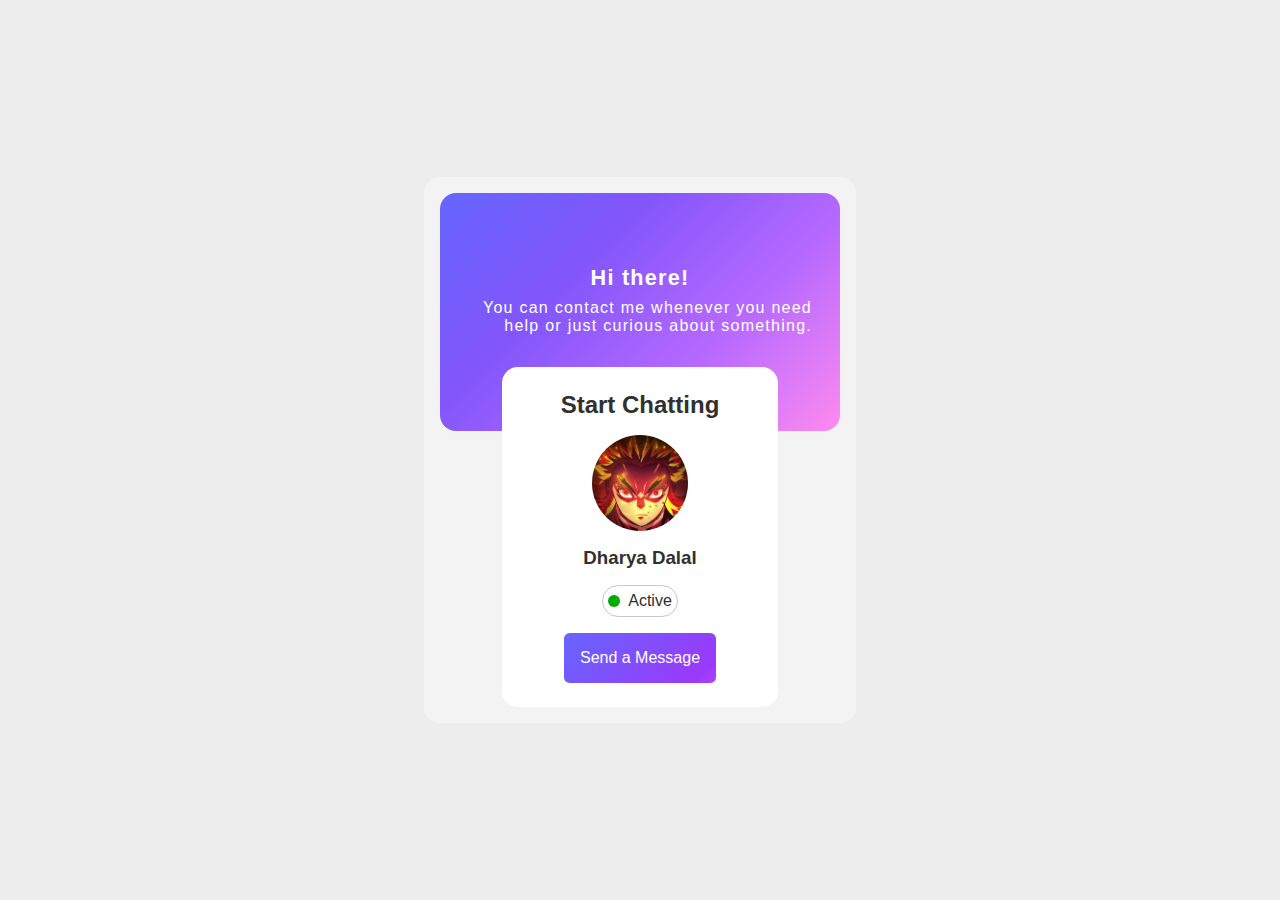
<file: index.html>
<!DOCTYPE html>
<html lang="en">
<head>
    <meta charset="UTF-8">
    <meta name="viewport" content="width=device-width, initial-scale=1.0">
    <title>Projects</title>
    <link rel="stylesheet" href="challenge.css">
    <link rel="icon" type="image/x-icon" href="./images/favicon.png">
</head>
<body>
    <div class="wrapper">
        <div class="overlapped-wrapper">
            <h2>Hi there!</h2>
            <h4>You can contact me whenever you need help or just curious about something.</h4>
        </div>
        <div class="card">
            <h2>Start Chatting</h2>
            <img src="./image.jpg" class="profile-picture">
            <h3 class="name">Dharya Dalal</h3>
            <div class="status">
                <div class="color"></div>
                <p class="status-text">Active</p>
            </div>
            <button class="send-message"><a href="https://t.me/ErR0r301"><p>Send  a Message</p></a></button>
        </div>
    </div>
</body>
</html>
</file>
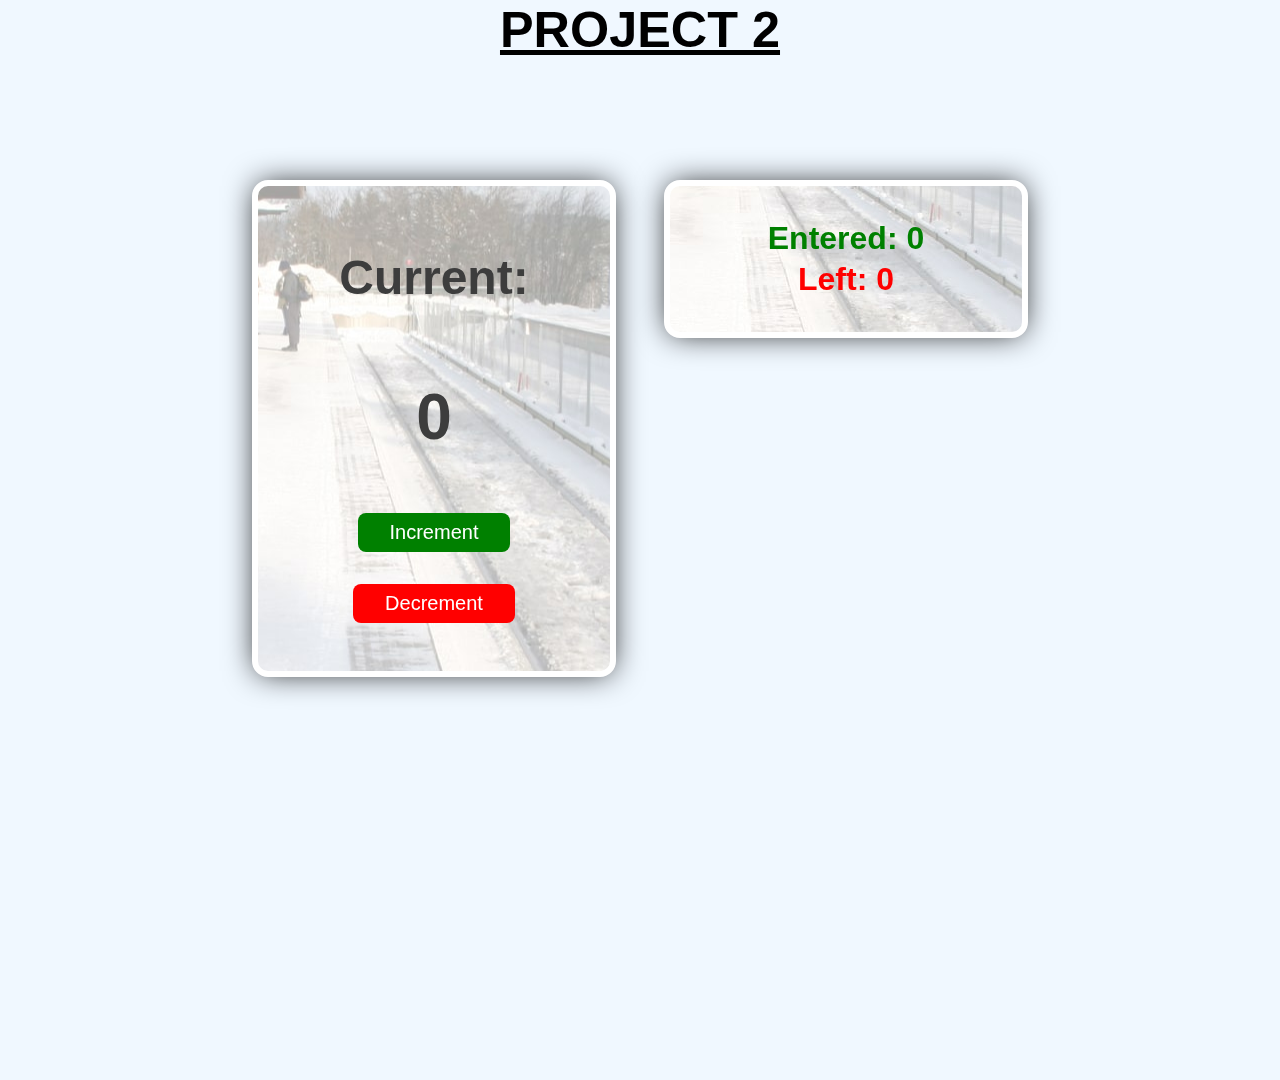
<file: 1/index.html>
<!DOCTYPE html>
<html lang="en">
<head>
  <meta charset="UTF-8">
  <meta name="viewport" content="width=device-width, initial-scale=1.0">
  <title>Project 2</title>
  <link rel="stylesheet" href="index.css">
  <link rel="icon" type="image/x-icon" href="./images/favicon.png">
</head>
<body>
  <h1 class="heading">PROJECT 2</h1>
  <div class="wrapper" style="padding: 2rem;">
    <h1 style="font-size: 3rem">Current: </h1>
    <h1 id="count" style="font-size: 4rem">0</h1>
    <button id="increment-button" class="increment-button" onclick="addCount()">
      <span class="primary">Increment</span>
      <span class="secondary">Increment</span>
    </button>
    <button class="decrement-button" id="decrement-button" onclick="removeCount()">
      <span class="primary">Decrement</span>
      <span class="secondary">Decrement</span>
    </button>
  </div>
  <div class="wrapper" style = "grid-area: two; padding: 2rem;" id="wrapper">
    <h4 id="entered" class="green"></h4>
    <h4 id="left" class="red"></h4>
  </div>
  <script src="index.js" ></script>
</body>
</html>
</file>
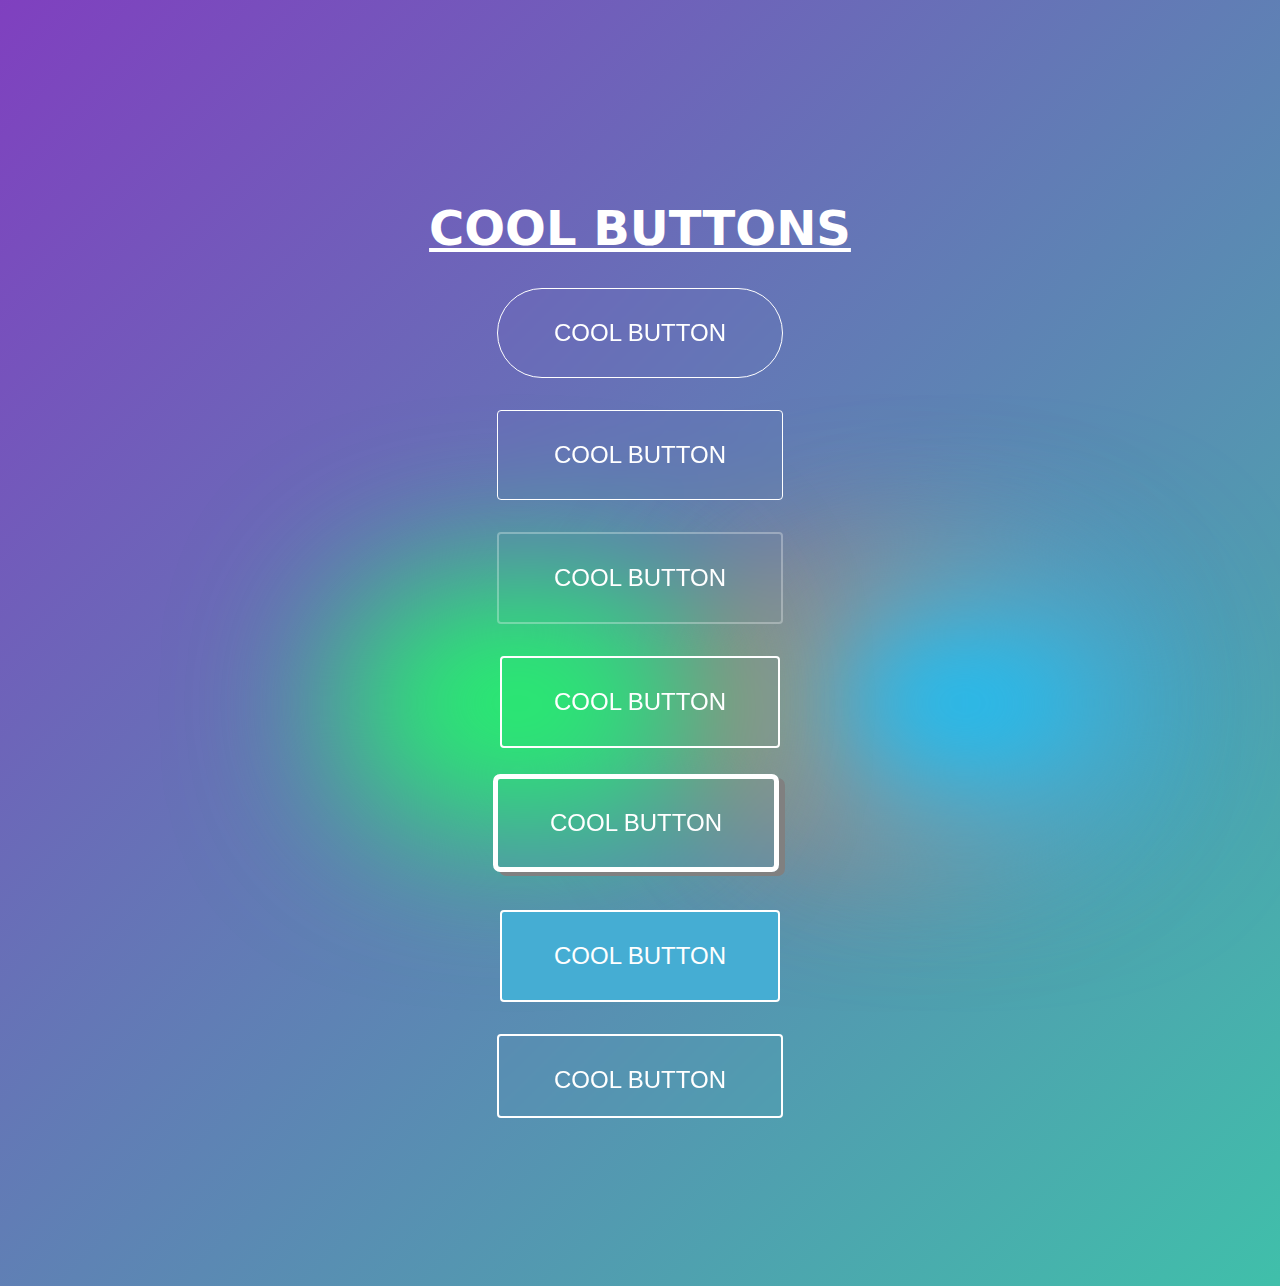
<file: buttons/index.html>
<!DOCTYPE html>
<html lang="en">
<head>
  <meta charset="UTF-8">
  <meta name="viewport" content="width=device-width, initial-scale=1.0">
  <title>Button</title>
  <link rel="stylesheet" href="./index.css">
</head>
<body>
  <header><h1>COOL BUTTONS</h1></header>
  <div class="wrapper">
    <button class="main one">COOL BUTTON</button>
    <button class="main two">COOL BUTTON</button>
    <button class="main three">COOL BUTTON</button>
    <div class="round-div">
      <button class="main four">COOL BUTTON</button>
    </div>
    <button class="main five">COOL BUTTON</button>
    <div class="six-div">
      <button class="main six">COOL BUTTON</button>
    </div>
    <button class="main seven">
      <span>
        <p class="first">COOL BUTTON</p>
        <p class="second">COOL BUTTON</p>
      </span>
    </button>
    <div class="red"></div>
    <div class="blue"></div>
    <div class="green"></div>
  </div>
</body>
</html>
</file>
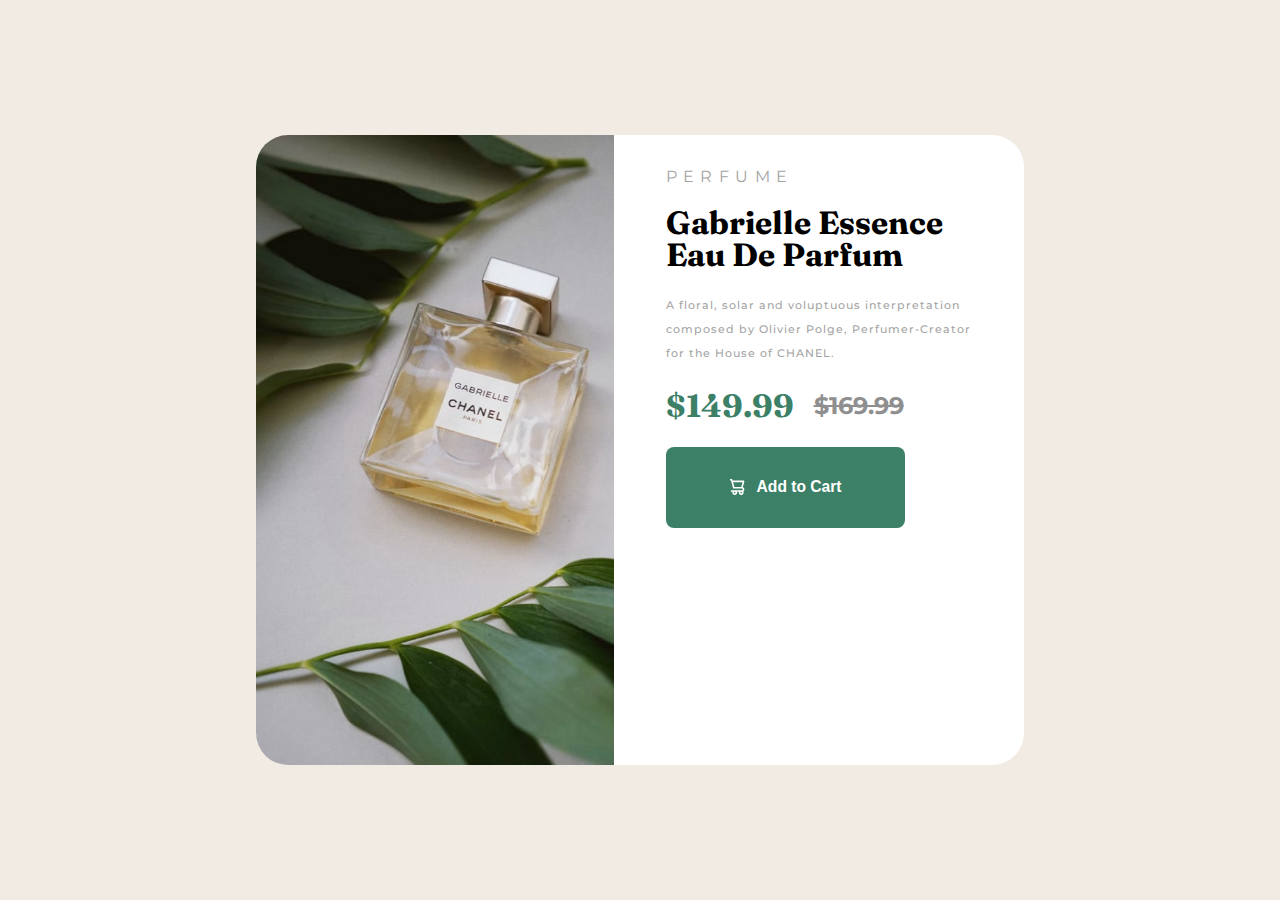
<file: card/index.html>
<!DOCTYPE html>
<html lang="en">
<head>
  <meta charset="UTF-8">
  <meta name="viewport" content="width=device-width, initial-scale=1.0">
  <title>Document</title>
  <link rel="stylesheet" href="./index.css">
  <link rel="preconnect" href="https://fonts.googleapis.com">
  <link rel="preconnect" href="https://fonts.gstatic.com" crossorigin>
  <link href="https://fonts.googleapis.com/css2?family=Fraunces:ital,wght@0,500;1,700&family=Montserrat:wght@500;700&display=swap" rel="stylesheet">
  <link rel="preconnect" href="https://fonts.googleapis.com">
  <link rel="preconnect" href="https://fonts.gstatic.com" crossorigin>
  <link href="https://fonts.googleapis.com/css2?family=Fraunces:ital,wght@0,500;1,700&family=Montserrat:wght@500;700&display=swap" rel="stylesheet">
</head>
<body>
  <div class="wrapper">
    <div class="image-wrapper">
      <img src="./images/image-product-mobile.jpg" class="image">
    </div>
    <div class="description">
      <p class="perfume">PERFUME</p>
      <h1 class="name">Gabrielle Essence Eau De Parfum</h1>
      <h4 class="extra-description">A floral, solar and voluptuous interpretation composed by Olivier Polge, 
          Perfumer-Creator for the House of CHANEL.
      </h4>
      <h1 class="price"> $149.99
        <span class="overlined">$169.99</span>
      </h1>
      <button class="add-to-cart"><img class="card-image" src="./images/icon-cart.svg"><h3>Add to Cart</h3></button>
    </div>
  </div>
</body>
</html>
</file>
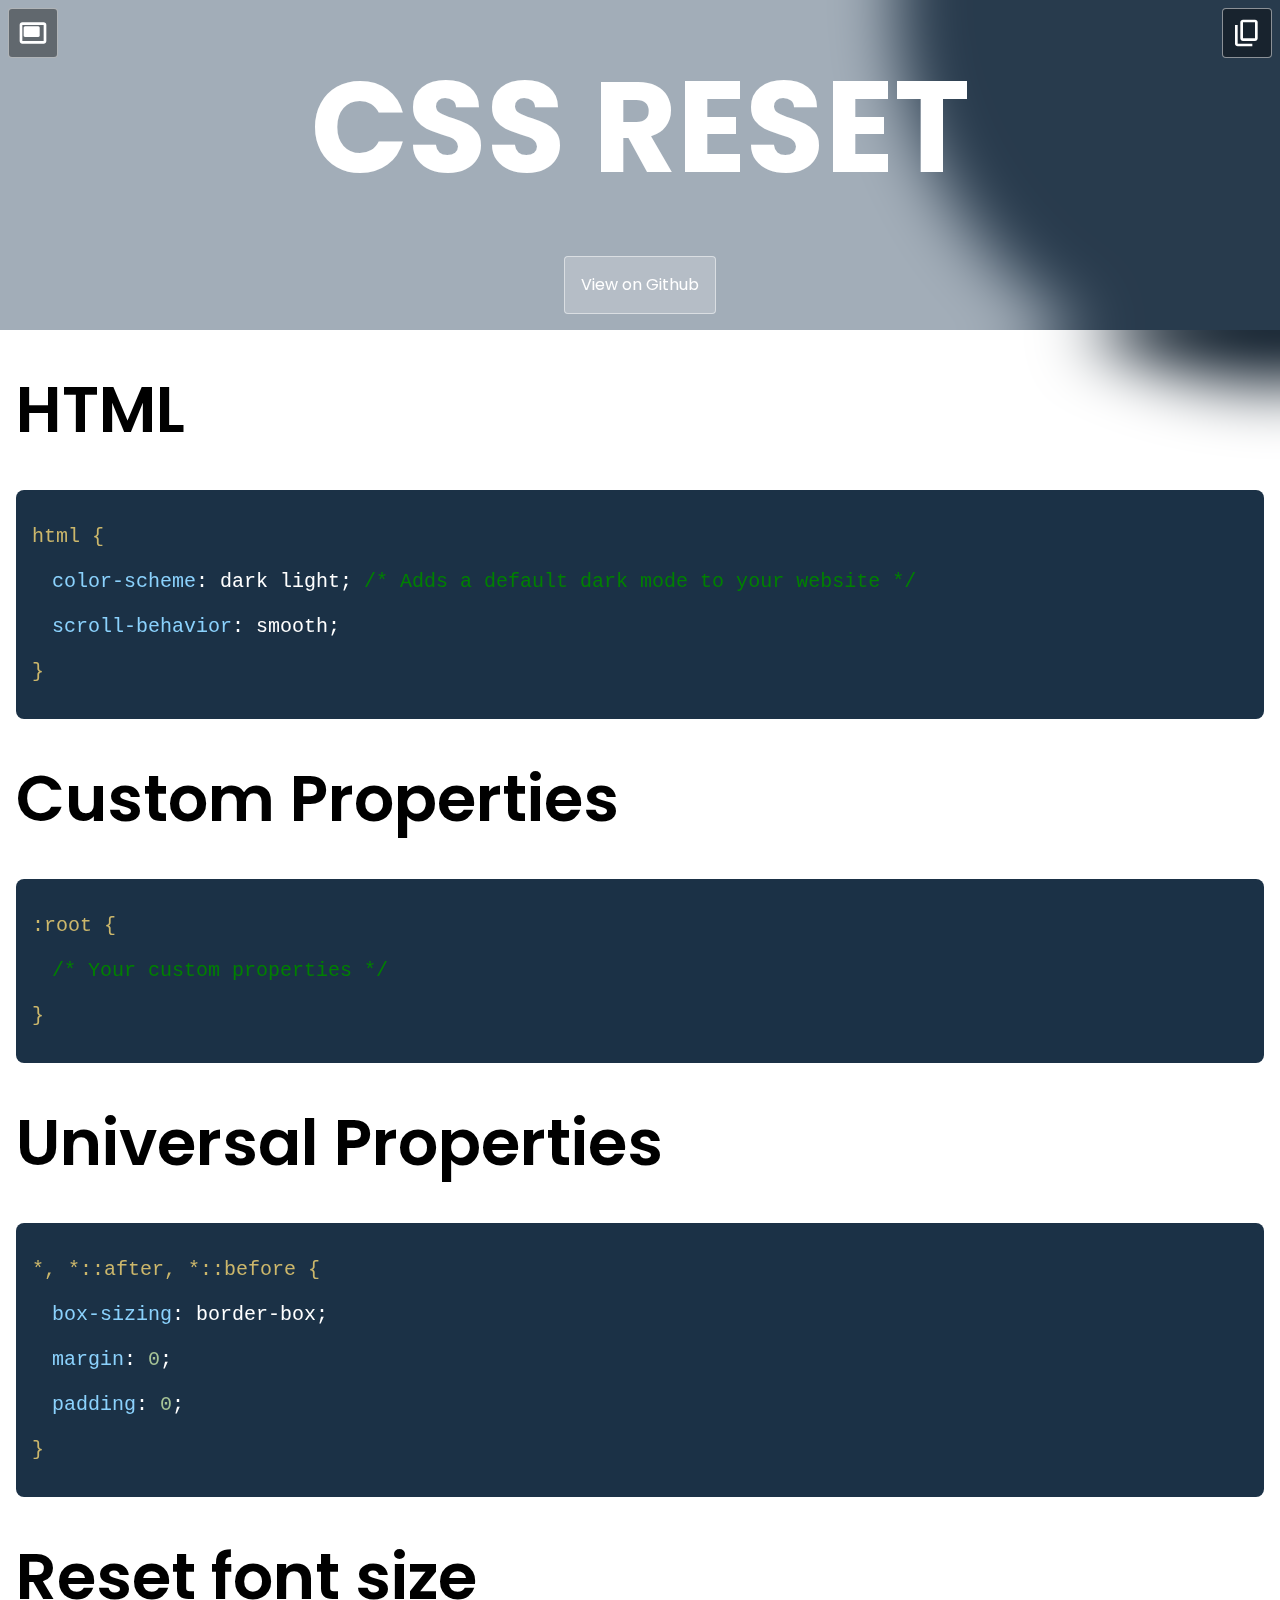
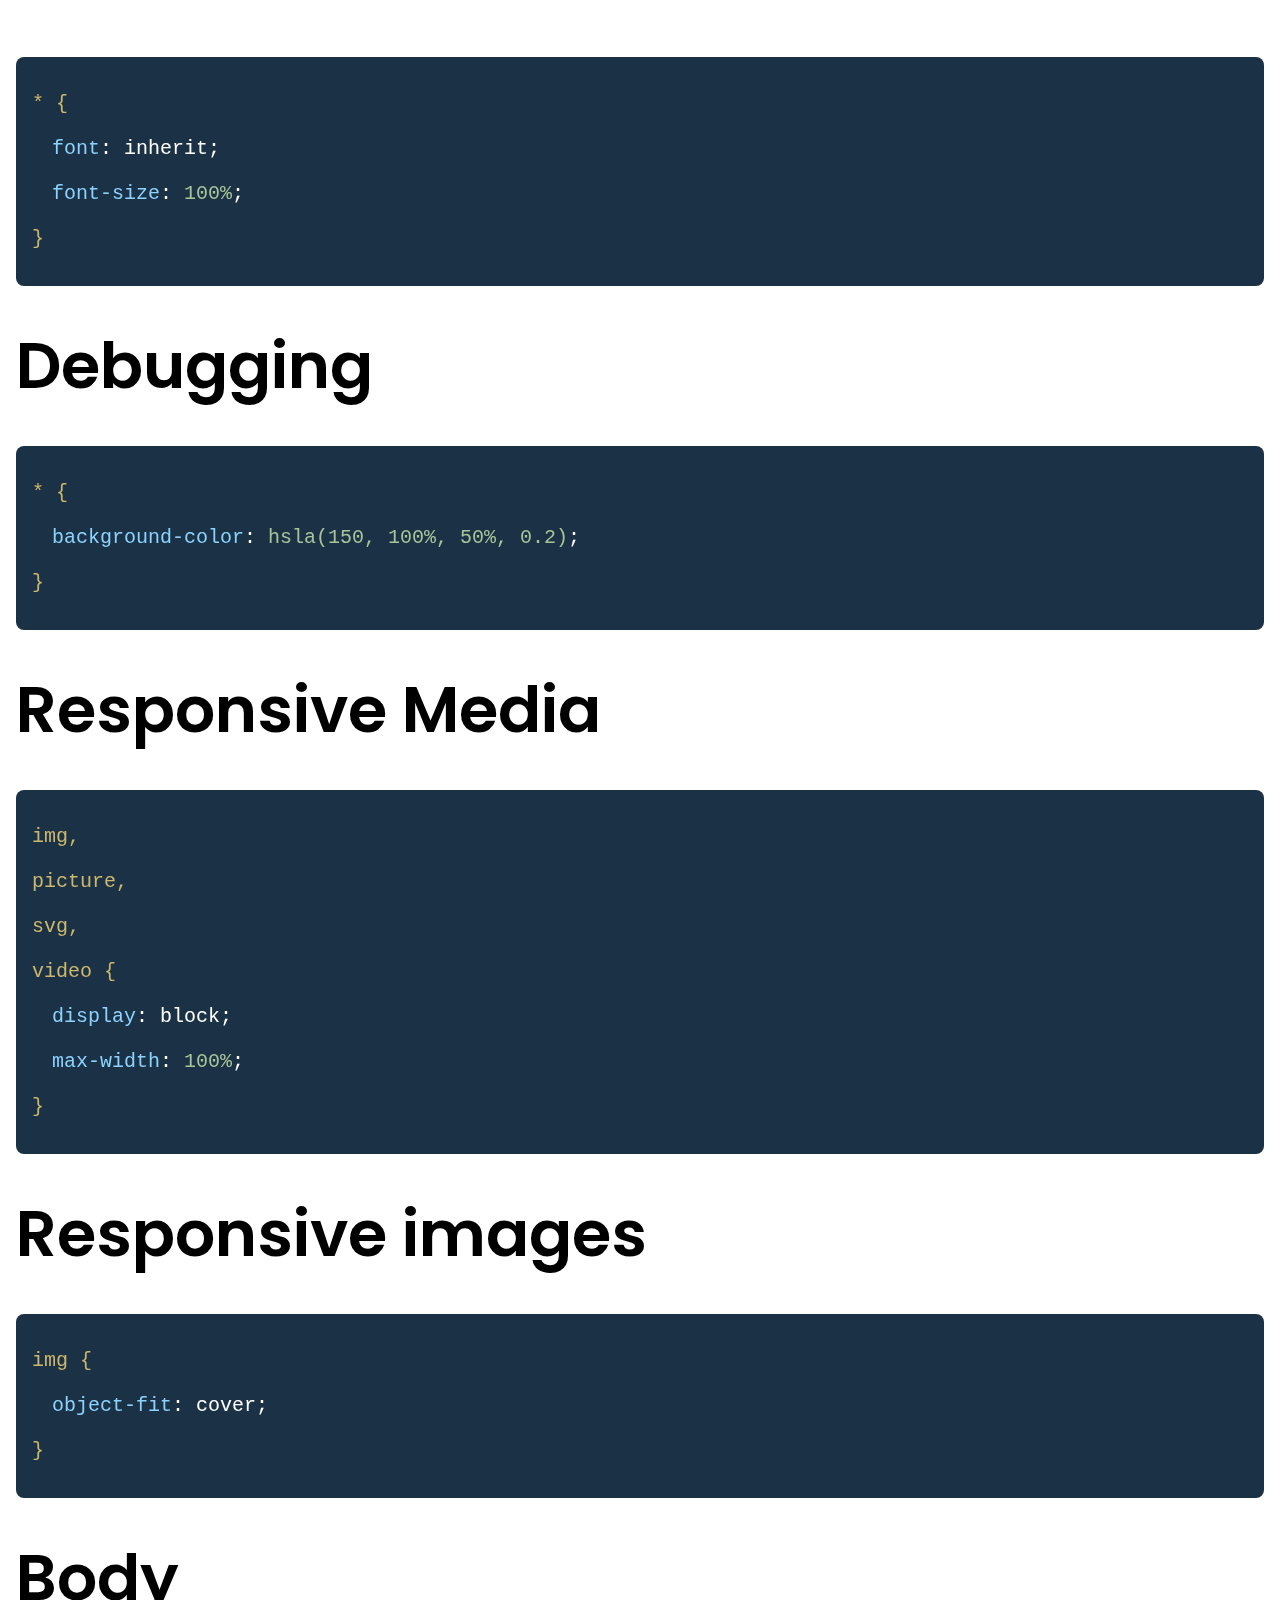
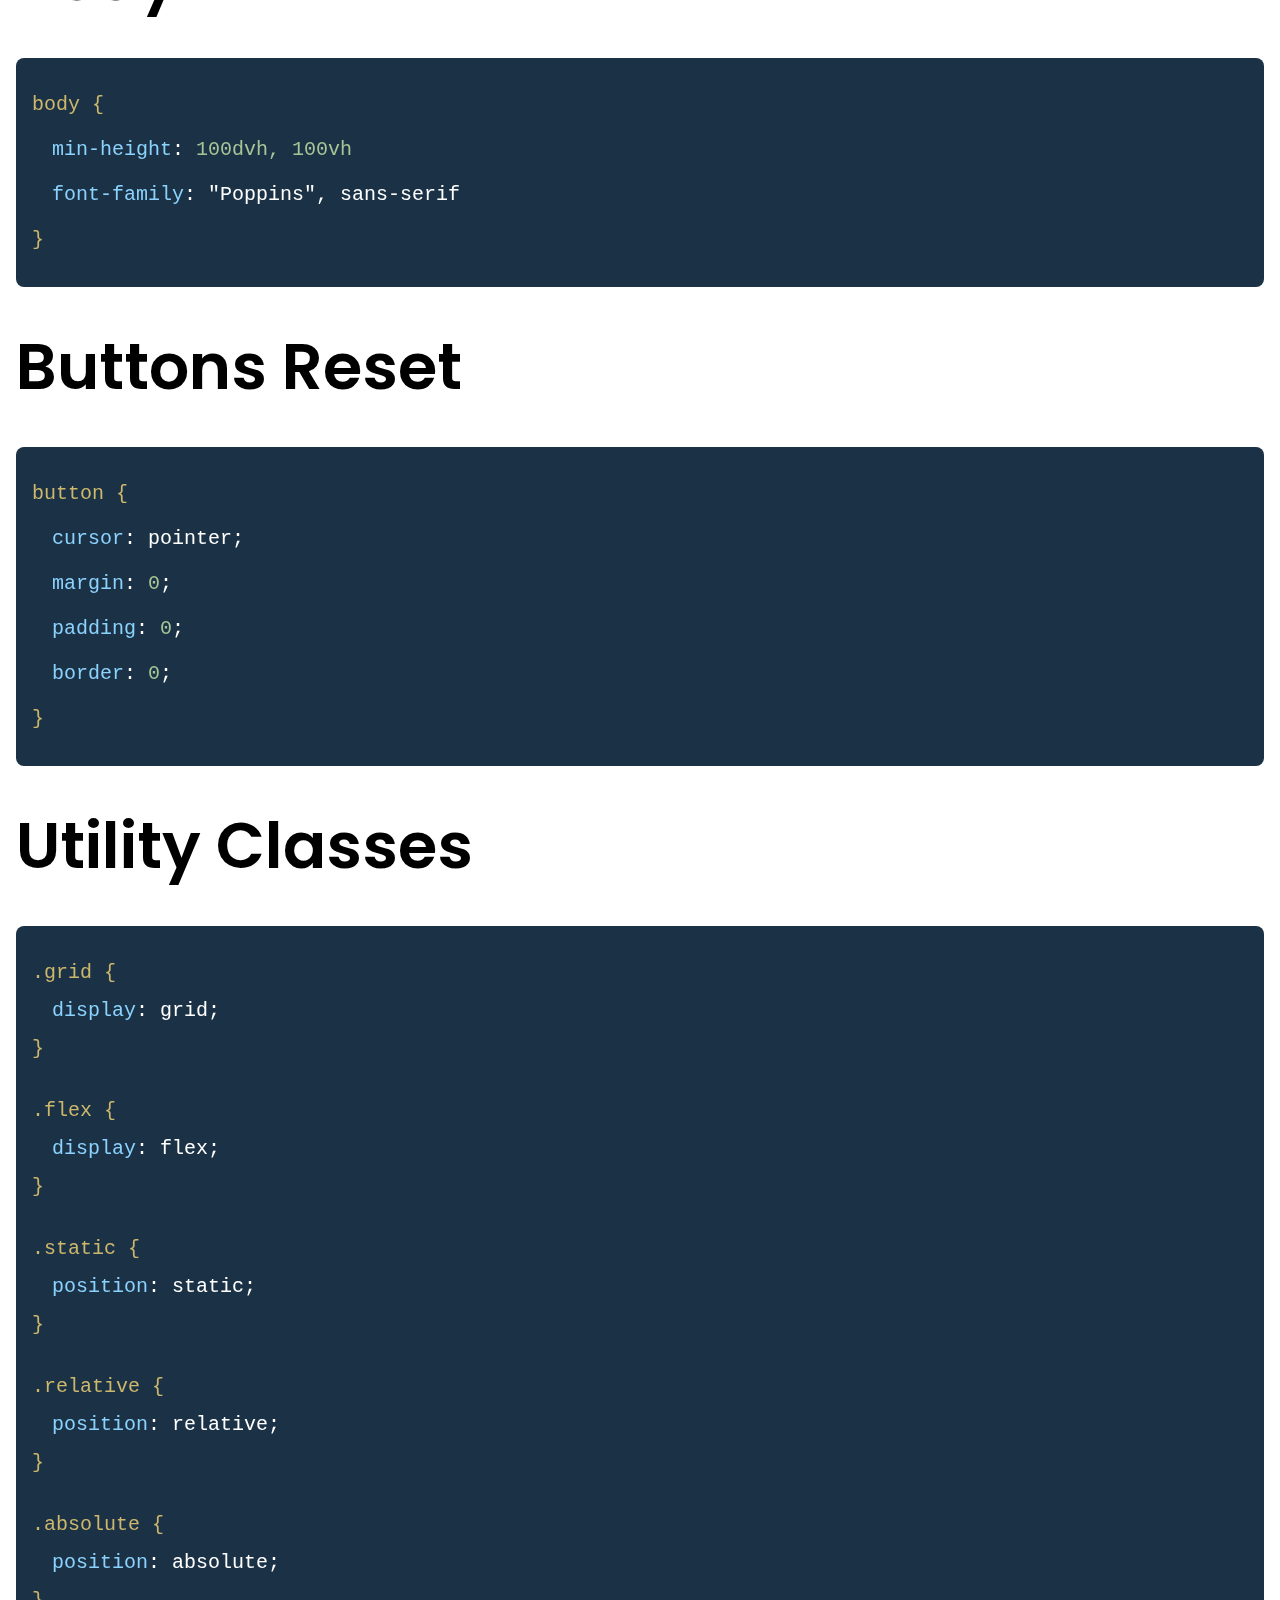
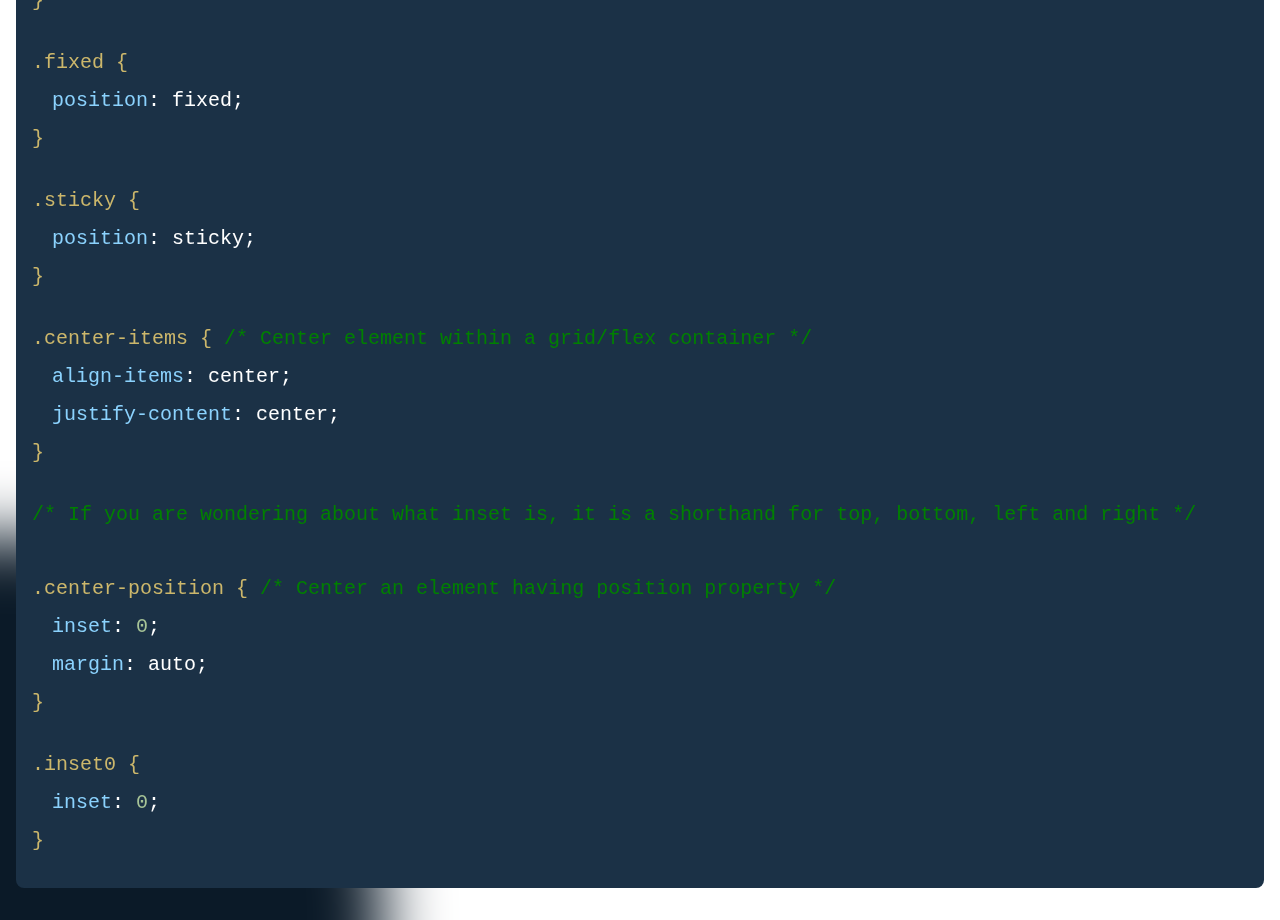
<file: css-reset/index.html>
<!DOCTYPE html>
<html lang="en">
<head>
  <meta charset="UTF-8">
  <meta name="viewport" content="width=device-width, initial-scale=1.0">
  <title>CSS Reset</title>
  <link rel="stylesheet" href="styles.css">
  <script defer src="index.js"></script>
</head>
<body class="relative">

  <nav data-visible="false" class="navbar" id="navbar">
    <ul class="primary-navigation" id="ul">
    
      <a href="#header">
        <li>
          <div class="circle"></div>
          <span>HTML</span>
        </li>
      </a>
    
      <a href="#2">
        <li>
          <div class="circle"></div>
          <span>Custom Properties</span>
        </li>
      </a>
    
      <a href="#3">
        <li>
          <div class="circle"></div>
          <span>Universal Properties</span>
        </li>
      </a>
    
      <a href="#4">
        <li>
          <div class="circle"></div>
          <span>Reset font size</span>
        </li>
      </a>

      <a href="#5">
        <li>
          <div class="circle"></div>
          <span>Debugging</span>
        </li>
      </a>
      
      <a href="#6">
        <li>
          <div class="circle"></div>
          <span>Responsive Media</span>
        </li>
      </a>
      
      <a href="#7">
        <li>
          <div class="circle"></div>
          <span>Responsive images</span>
        </li>
      </a>
      
      <a href="#8">
        <li>
          <div class="circle"></div>
          <span>Body</span>
        </li>
      </a>
      
      <a href="#9">
        <li>
          <div class="circle"></div>
          <span>Buttons Reset</span>
        </li>
      </a>
      
      <a href="#10">
        <li>
          <div class="circle"></div>
          <span>Utility Classes</span>
        </li>
      </a>
    
    </ul>
  </nav>

  <button data-copied="false" aria-details="copy" class="button copy grid fixed center-items" id="copy">
    <span class="sr-only">Copy</span>
    <svg class="tick copy-state"  xmlns="http://www.w3.org/2000/svg" width="32" height="32" viewBox="0 0 24 24"><path fill="currentColor" d="m10 13.6l5.9-5.9q.275-.275.7-.275t.7.275q.275.275.275.7t-.275.7l-6.6 6.6q-.3.3-.7.3t-.7-.3l-2.6-2.6q-.275-.275-.275-.7t.275-.7q.275-.275.7-.275t.7.275l1.9 1.9Z"/></svg>
    <svg class="page copy-state"  xmlns="http://www.w3.org/2000/svg" width="32" height="32" viewBox="0 0 24 24"><path fill="currentColor" d="M5 22q-.825 0-1.413-.588T3 20V6h2v14h11v2H5Zm4-4q-.825 0-1.413-.588T7 16V4q0-.825.588-1.413T9 2h9q.825 0 1.413.588T20 4v12q0 .825-.588 1.413T18 18H9Zm0-2h9V4H9v12Zm0 0V4v12Z"/></svg>
  </button>

  <button aria-controls="navbar" aria-expanded="false" class="button mobile-nav-toggle fixed grid center-items" id="button">
    <span class="sr-only">Menu</span>
    <svg xmlns="http://www.w3.org/2000/svg" width="32" height="32" viewBox="0 0 24 24"><path fill="currentColor" d="M6 15h10q.425 0 .713-.288T17 14V8q0-.425-.288-.713T16 7H6q-.425 0-.713.288T5 8v6q0 .425.288.713T6 15Zm-2 5q-.825 0-1.413-.588T2 18V6q0-.825.588-1.413T4 4h16q.825 0 1.413.588T22 6v12q0 .825-.588 1.413T20 20H4Zm0-2h16V6H4v12Zm0 0V6v12Z"/></svg>
  </button>

  <div data-turned-on="false" class="blur-sheet absolute inset0" id="blurSheet"></div>
    
  <header class="header flex" id="header">
    <h1>CSS RESET</h1>
    <a target="_blank" href="https://github.com/AISLVE/css_reset">
      <button class="github button grid">View on Github</button>
    </a>
  </header>


  <main id="main">
    <div class="wrapper flex">

      <section id="1">
        <h1>HTML</h1>
        <code class="flex">
          <span><span class="class">html</span> <span class="curly-bracket ">{</span></span>
          <span class="property"><span class="property-name">color-scheme</span>: dark light; <span class="comment">/* Adds a default dark mode to your website */</span></span>
          <span class="property"><span class="property-name">scroll-behavior</span>: smooth;</span>
          <span class="curly-bracket">}</span>
        </code>
      </section>

      <section id="2">
        <h1>Custom Properties</h1>
        <code class="flex">
          <span class="class">:root <span class="curly-bracket">{</span></span>
          <span class="comment" style="padding-left: 1em">/* Your custom properties */</span>
          <span class="curly-bracket">}</span>
        </code>
      </section>
      
      <section id="3">
        <h1>Universal Properties</h1>
        <code class="flex">
          <span class="class">*, *::after, *::before <span class="curly-bracket">{</span></span>
          <span class="property"><span class="property-name">box-sizing</span>: border-box;</span>
          <span class="property"><span class="property-name">margin</span>: <span class="property-value">0</span>;</span>
          <span class="property"><span class="property-name">padding</span>: <span class="property-value">0</span>;</span>
          <span class="curly-bracket">}</span>
        </code>
      </section>
      
      <section id="4">
        <h1>Reset font size</h1>
        <code class="flex">
          <span class="class">* <span class="curly-bracket">{</span></span>
          <span class="property"><span class="property-name">font</span>: inherit;</span>
          <span class="property"><span class="property-name">font-size</span>: <span class="property-value">100%</span>;</span>
          <span class="curly-bracket">}</span>
        </code>
      </section>
      
      <section id="5">
        <h1>Debugging</h1>
        <code class="flex">
          <span class="class">*<span class="curly-bracket"> {</span></span>
          <span class="property"><span class="property-name">background-color</span>: <span class="property-value">hsla(150, 100%, 50%, 0.2)</span>;</span>
          <span class="curly-bracket">}</span>
        </code>
      </section>
      
      <section id="6">
        <h1>Responsive Media</h1>
        <code class="flex">
            <span class="class">img,</span>
            <span class="class">picture,</span>
            <span class="class">svg,</span>
            <span class="class">video <span class="curly-bracket">{</span></span> 
            <span class="property"><span class="property-name">display</span>: block;</span>
            <span class="property"><span class="property-name">max-width</span>: <span class="property-value">100%</span>;</span>
            <span class="curly-bracket">}</span> 
        </code>
      </section>
      
      <section id="7">
        <h1>Responsive images</h1>
        <code class="flex">
          <span class="class">img <span class="curly-bracket">{</span></span> 
          <span class="property"><span class="property-name">object-fit</span>: cover;</span>
          <span class="curly-bracket">}</span>
        </code>
      </section>
      
      <section id="8">
        <h1>Body</h1>
        <code class="flex">
          <span class="class">body <span class="curly-bracket">{</span></span>
            <span class="property"><span class="property-name">min-height</span>: <span class="property-value">100dvh, 100vh</span></span>
            <span class="property"><span class="property-name">font-family</span>: "Poppins", sans-serif</span>
            <span class="curly-bracket">}</span>
        </code>
      </section>

      <section id="9">
        <h1>Buttons Reset</h1>
        <code class="flex">
          <span class="class">button <span class="curly-bracket">{</span></span>
            <span class="property"><span class="property-name">cursor</span>: pointer;</span>
            <span class="property"><span class="property-name">margin</span>: <span class="property-value">0</span>;</span>
            <span class="property"><span class="property-name">padding</span>: <span class="property-value">0</span>;</span>
            <span class="property"><span class="property-name">border</span>: <span class="property-value">0</span>;</span>
            <span class="curly-bracket">}</span>
          </code>
      </section>

      <section id="10">
        <h1>Utility Classes</h1>
        <code class="flex">
          <span class="element flex">
            <span class="class">.grid <span class="curly-bracket">{</span></span>
              <span class="property"><span class="property-name">display</span>: grid; </span>
              <span class="curly-bracket">}</span>
          </span>
          
          <span class="element flex">
            <span class="class">.flex <span class="curly-bracket">{</span></span>
              <span class="property"><span class="property-name">display</span>: flex; </span>
              <span class="curly-bracket">}</span>
          </span>
          
          <span class="element flex">
            <span class="class">.static <span class="curly-bracket">{</span></span>
              <span class="property"><span class="property-name">position</span>: static; </span>
              <span class="curly-bracket">}</span>
          </span>
          
          <span class="element flex">
            <span class="class">.relative <span class="curly-bracket">{</span></span>
              <span class="property"><span class="property-name">position</span>: relative; </span>
              <span class="curly-bracket">}</span>
          </span>
          
          <span class="element flex">
            <span class="class">.absolute <span class="curly-bracket">{</span></span>
              <span class="property"><span class="property-name">position</span>: absolute; </span>
              <span class="curly-bracket">}</span>
          </span>
          
          <span class="element flex">
            <span class="class">.fixed <span class="curly-bracket">{</span></span>
              <span class="property"><span class="property-name">position</span>: fixed; </span>
              <span class="curly-bracket">}</span>
          </span>

          <span class="element flex">
            <span class="class">.sticky <span class="curly-bracket">{</span></span>
              <span class="property"><span class="property-name">position</span>: sticky; </span>
              <span class="curly-bracket">}</span>
          </span>

          <span class="element flex">
            <span class="class">.center-items <span class="curly-bracket">{</span> <span class="comment">/* Center element within a grid/flex container */</span></span>
              <span class="property"><span class="property-name">align-items</span>: center; </span>
              <span class="property"><span class="property-name">justify-content</span>: center; </span>
              <span class="curly-bracket">}</span>
          </span>

          <span class="comment" style="padding-bottom: 0.75rem">/* If you are wondering about what inset is, it is a shorthand for top, bottom, left and right */</span>

          <span class="element flex">
            <span class="class">.center-position <span class="curly-bracket">{</span> <span class="comment">/* Center an element having position property */</span></span>
              <span class="property"><span class="property-name">inset</span>: <span class="property-value">0</span>;</span>
              <span class="property"><span class="property-name">margin</span>: auto;</span>
              <span class="curly-bracket">}</span>
          </span>

          <span class="element flex">
            <span class="class">.inset0 <span class="curly-bracket">{</span></span>
              <span class="property"><span class="property-name">inset</span>: <span class="property-value">0</span>;</span>
              <span class="curly-bracket">}</span>
          </span>
        </code>
      </section>

    </div>
  </main>
</body>
</html>
</file>
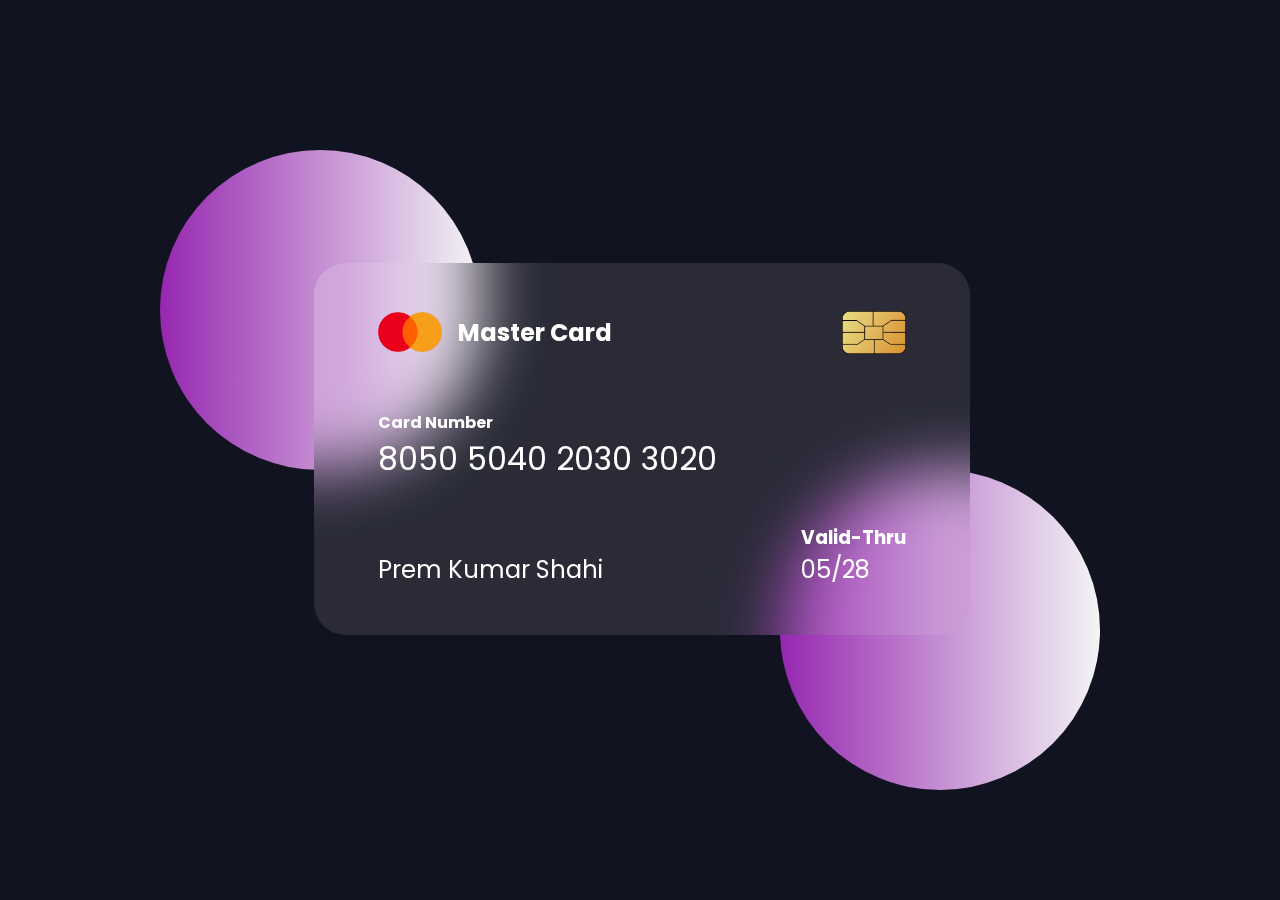
<file: glass/index.html>
<!DOCTYPE html>
<html lang="en">
<head>
  <meta charset="UTF-8">
  <meta name="viewport" content="width=device-width, initial-scale=1.0">
  <title>Credit Card</title>
  <link rel="stylesheet" href="./index.css">
</head>
<body>
  <div class="container">
    <div class="card front-face flex">
      <div class="front-face-top-part flex">
          <div class="logo-container flex">
            <img src="./images/logo.png" alt="bank image" class="mastercard-img">
            <h2 class="bank-name">Master Card</h2>
          </div>
          <img src="./images/chip.png" alt="a chip's image" class="chip">
        </div>
        <div class="front-face-middle-part flex">
          <h4>Card Number</h4>
          <h1>8050 5040 2030 3020</h1>
        </div>
        <div class="front-face-bottom-part flex">
          <h2 class="card-holder-name">
            Prem Kumar Shahi
          </h2>
          <div class="valid-thru-container flex">
            <h3>Valid-Thru</h3>
            <h2>05/28</h2>
          </div>
        </div>
      </div>
    <div class="card back-face flex">
      <div class="top-part">
        <h4>For customer service call +977 4343 3433 or email at mastercard@gmail.com</h4>
      </div>
      <div class="middle-part flex">
        <div class="black-strip"></div>
        <div class="magnetic-strip"></div>
      </div>
      <div class="bottom-part">
        <h4>simple dummy text of the printing and typesetting industry. Lorem Ipsum has been the industry's standard dummy text ever since the 15's, when an unknown printer took a galley of type and scrambled it to make a type specimen book.</h4>
      </div>
    </div>
  </div>
</body>
</html>
</file>
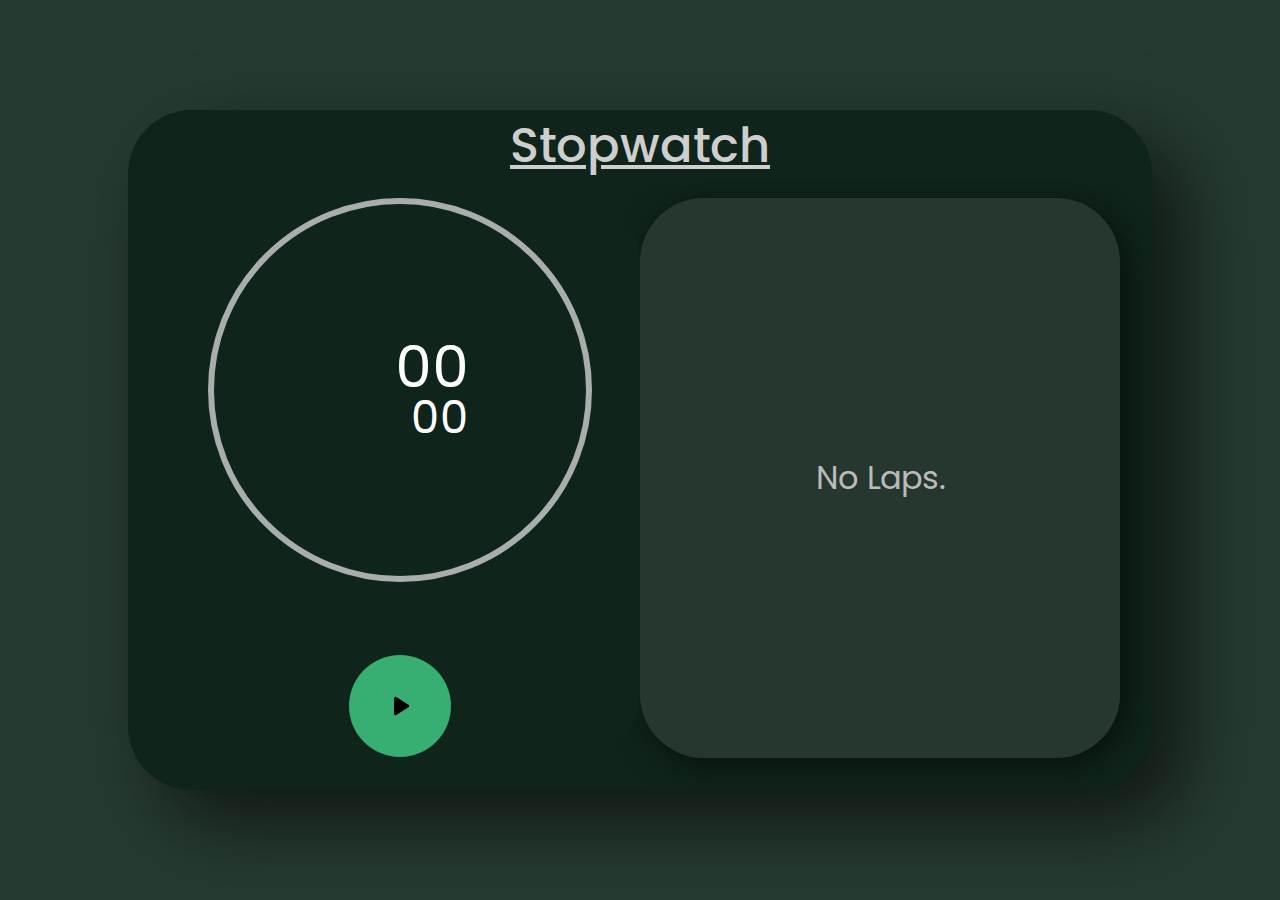
<file: stopwatch/index.html>
<!DOCTYPE html>
<html lang="en">
<head>
  <meta charset="UTF-8">
  <meta name="viewport" content="width=device-width, initial-scale=1.0">
  <title>Stopwatch</title>
  <link rel="stylesheet" href="style.css">
  <link rel="preconnect" href="https://fonts.googleapis.com">
  <link rel="preconnect" href="https://fonts.gstatic.com" crossorigin>
  <link href="https://fonts.googleapis.com/css2?family=Fraunces:ital,wght@0,500;1,700&family=Poppins:wght@100;200;300;400;500;600;700;800;900&display=swap" rel="stylesheet">
</head>
<body>
  <div class="main-wrapper" style="position: relative;">
    <h1 class="title">Stopwatch</h1>
    <div class="wrapper">
      <div class="time-wrapper container">
        <div class="time-container">
          <div id="stopwatch" class="stopwatch">
            <div class="collective">
              <div id="hours" class="hours"></div>
              <div id ="colon1" class="colon"></div>
              <div id="minutes" class="minutes"></div>
              <div id ="colon2" class="colon"></div>
              <div id="seconds" class="seconds">00</div>
            </div>
            <span id="milli-seconds" class="milli-seconds">00</span>
          </div>
        </div>
        <div class="buttons">
          <button class="reset-button" id="reset"></button>
          <button class="resume-button main" id="resume"></button>
          <button class="pause-button main" id="pause"></button>
        </div>
      </div>
      <div class="laps-wrapper">
        <div class="laps-container" id="lapsContainer">
          <h1>No Laps.</h1>
        </div>
      </div>
    </div>
  </div>
<script defer src="index.js"></script>
</body>
</html>
</file>
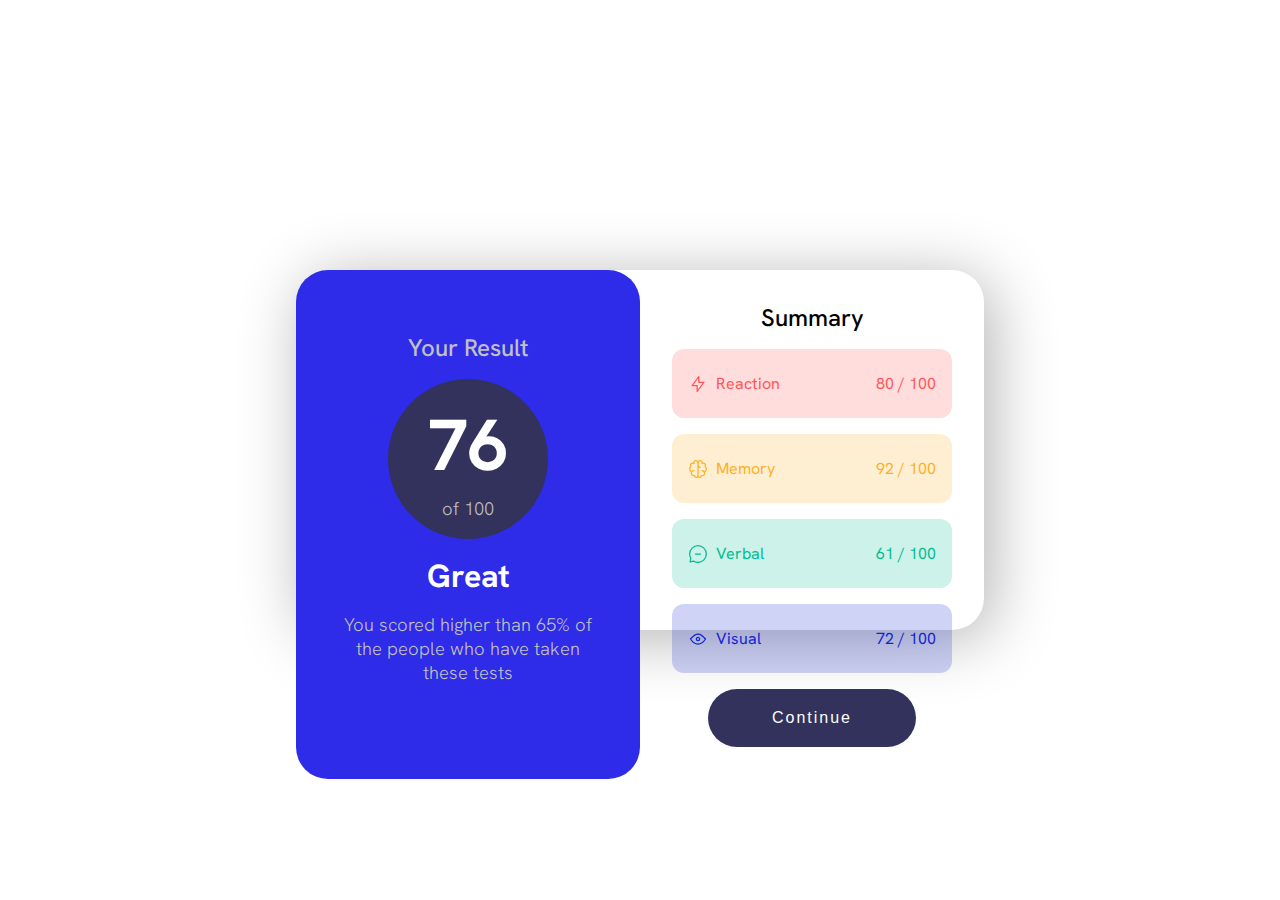
<file: summary/index.html>
<!DOCTYPE html>
<html lang="en">
<head>
  <meta charset="UTF-8">
  <meta name="viewport" content="width=device-width, initial-scale=1.0">
  <title>Document</title>
  <link rel="stylesheet" href="./index.css">
  <link rel="preconnect" href="https://fonts.googleapis.com">
  <link rel="preconnect" href="https://fonts.googleapis.com">
  <link rel="preconnect" href="https://fonts.gstatic.com" crossorigin>
  <link href="https://fonts.googleapis.com/css2?family=Fraunces:ital,wght@0,500;1,700&family=Hanken+Grotesk:wght@300;400;500;700;800&display=swap" rel="stylesheet">
</head>
<body>
  <div class="wrapper grid">
    <div class="score">
      <p class="heading">Your Result</p>
      <div class="circle">
        <h1 class="total">76</h1>
        <p class="out-of">of 100</p>
      </div>
      <h1 class="remark">Great</h1>
      <p class="remark-summary">You scored higher than 65% of the people who have taken these tests</p>
    </div>
    <div class="score-summary flex">
      <p class="heading" style="color: Black">Summary</p>
      <div class="report flex">
        <div class="report-summary flex">
          <p class="subject"><img src="./images/icon-reaction.svg">Reaction</p>
          <p class="marks">80 / <span class="subject-out-of">100</span></p>
        </div>
        <div class="report-summary flex">
          <p class="subject"><img src="./images/icon-memory.svg">Memory</p>
          <p class="marks">92 / <span class="subject-out-of">100</span></p>
        </div>
        <div class="report-summary flex">
          <p class="subject"><img src="./images/icon-verbal.svg">Verbal</p>
          <p class="marks">61 / <span class="subject-out-of">100</span></p>
        </div>
        <div class="report-summary flex">
          <p class="subject"><img src="./images/icon-visual.svg">Visual</p>
          <p class="marks">72 / <span class="subject-out-of">100</span></p>
        </div>
      </div>
      <button class="continue-button">Continue</button>
    </div>
  </div>
</body>
</html>
</file>
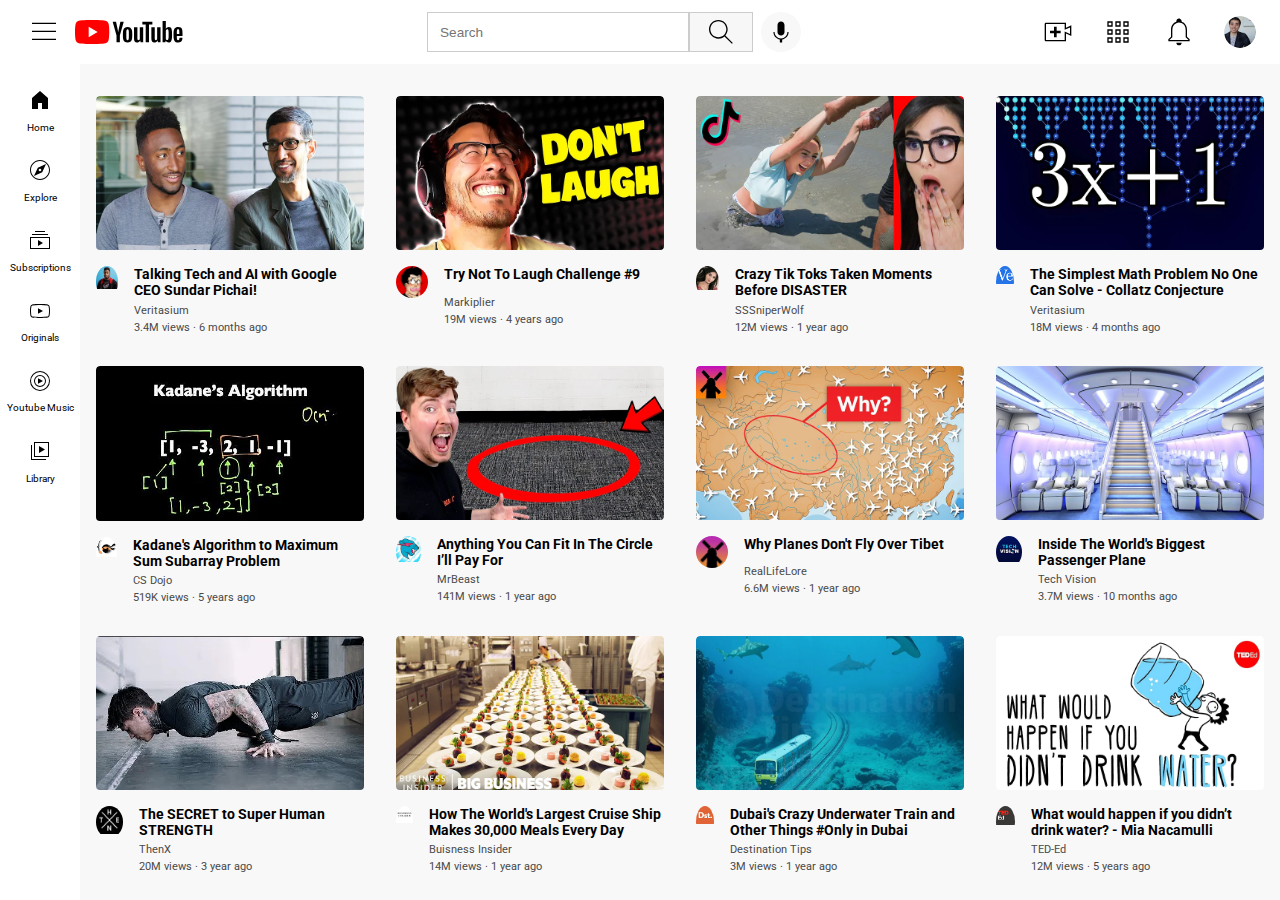
<file: youtube/index.html>
<!DOCTYPE html>
<html lang="en">
<head>
  <meta charset="UTF-8">
  <meta name="viewport" content="width=device-width, initial-scale=1.0">
  <title>Youtube</title>
  <link rel="stylesheet" href="index.css">
  <link rel="icon" type="image/x-icon" href="../favicon.png">
  <link rel="preconnect" href="https://fonts.googleapis.com">
  <link rel="preconnect" href="https://fonts.gstatic.com" crossorigin>
  <link href="https://fonts.googleapis.com/css2?family=Roboto:wght@100;300;400;500;700;900&display=swap" rel="stylesheet">
</head>
<body>
  <div class="header">
    <div class="left-section">
      <img class="hamburger-menu" src="./images/hamburger-menu.svg">
      <img class="youtube" src="./images/youtube-logo.svg">
    </div>
    <div class="middle-section">
      <input class="search-bar" placeholder="Search" type="search">
      <button class="search-button">
        <img class="search-icon" src="./images/search.svg">
      </button>
      <button class="voice-search">
        <img class="voice-search-icon" src="./images/voice-search-icon.svg">
      </button>
    </div>
    <div class="right-section">
      <img src="./images/upload.svg" class="create">
      <img src="./images/youtube-apps.svg" class="youtube-apps">
      <img src="./images/notifications.svg" class="notifications">
      <img src="./images/my-channel.jpeg" class="profile-picture">
    </div>
  </div>



  <div class="sidebar">
    <div class="sidebar-section">
      <img src="./images/home.svg" alt="" class="sidebar-logos">
      <p class="logo-description">Home</p>
    </div>
    <div class="sidebar-section">
      <img src="./images/explore.svg" alt="" class="sidebar-logos">
      <p class="logo-description">Explore</p>
    </div>
    <div class="sidebar-section">
      <img src="./images/subscriptions.svg" alt="" class="sidebar-logos">
      <p class="logo-description">Subscriptions</p>
    </div>
    <div class="sidebar-section">
      <img src="./images/originals.svg" alt="" class="sidebar-logos">
      <p class="logo-description">Originals</p>
    </div>
    <div class="sidebar-section">
      <img src="./images/youtube-music.svg" alt="" class="sidebar-logos">
      <p class="logo-description">Youtube Music</p>
    </div>
    <div class="sidebar-section">
      <img src="./images/library.svg" alt="" class="sidebar-logos">
      <p class="logo-description">Library</p>
    </div>
  </div>



  <div class="wrapper">
    <div class="video-wrapper">
      <div class="thumbnail-div"> 
  <img src= "./images/thumbnail-1.webp" class="thumbnail">
</div>
      <div class="video-info">
        <div class="channel-logo">
          <img src="./images/channel-1.jpeg">
        </div>
        <div class="grid">
          <div class="video-title">
            <p>
              Talking Tech and AI with Google CEO Sundar Pichai!
            </p>
          </div>
          <div class="collective">
            <div class="channel-name">
              <p>
                Veritasium
              </p>
            </div>
            <div class="video-time">
              <p>
                3.4M views · 6 months ago
              </p>
            </div>
          </div>
        </div>
      </div>
    </div>

    <div class="video-wrapper">
      <div class="thumbnail-div"> 
  <img src= "./images/thumbnail-2.webp" class="thumbnail">
</div>
      <div class="video-info">
                <div class="channel-logo">
          <img src="./images/channel-2.jpeg">
        </div>
        <div class="grid">
          <div class="video-title">
            <p>
              Try Not To Laugh Challenge #9
            </p>
          </div>
          <div class="collective">
            <div class="channel-name">
              <p>
                Markiplier
              </p>
            </div>
            <div class="video-time">
              <p>
                19M views · 4 years ago
              </p>
            </div>
          </div>
        </div>
      </div>
    </div>

    <div class="video-wrapper">
      <div class="thumbnail-div"> 
  <img src= "./images/thumbnail-3.webp" class="thumbnail">
</div>
      <div class="video-info">
                <div class="channel-logo">
          <img src="./images/channel-3.jpeg">
        </div>
        <div class="grid">
          <div class="video-title">
            <p>
              Crazy Tik Toks Taken Moments Before DISASTER
            </p>
          </div>
          <div class="collective">
            <div class="channel-name">
              <p>
                SSSniperWolf
              </p>
            </div>
            <div class="video-time">
              <p>
                12M views · 1 year ago
              </p>
            </div>
          </div>
        </div>
      </div>
    </div>

    <div class="video-wrapper">
      <div class="thumbnail-div"> 
  <img src= "./images/thumbnail-4.webp" class="thumbnail">
</div>
      <div class="video-info">
                <div class="channel-logo">
          <img src="./images/channel-4.jpeg">
        </div>
        <div class="grid">
          <div class="video-title">
            <p>
              The Simplest Math Problem No One Can Solve - Collatz Conjecture
            </p>
          </div>
          <div class="collective">
            <div class="channel-name">
              <p>
                Veritasium
              </p>
            </div>
            <div class="video-time">
              <p>
                18M views · 4 months ago
              </p>
            </div>
          </div>
        </div>
      </div>
    </div>

    <div class="video-wrapper">
      <div class="thumbnail-div"> 
  <img src= "./images/thumbnail-5.webp" class="thumbnail">
</div>
      <div class="video-info">
                <div class="channel-logo">
          <img src="./images/channel-5.jpeg">
        </div>
        <div class="grid">
          <div class="video-title">
            <p>
              Kadane's Algorithm to Maximum Sum Subarray Problem
            </p>
          </div>
          <div class="collective">
            <div class="channel-name">
              <p>
                CS Dojo
              </p>
            </div>
            <div class="video-time">
              <p>
                519K views · 5 years ago
              </p>
            </div>
          </div>
        </div>
      </div>
    </div>

    <div class="video-wrapper">
      <div class="thumbnail-div"> 
  <img src= "./images/thumbnail-6.webp" class="thumbnail">
</div>
      <div class="video-info">
                <div class="channel-logo">
          <img src="./images/channel-6.jpeg">
        </div>
        <div class="grid">
          <div class="video-title">
            <p>
              Anything You Can Fit In The Circle I’ll Pay For
            </p>
          </div>
          <div class="collective">
            <div class="channel-name">
              <p>
                MrBeast
              </p>
            </div>
            <div class="video-time">
              <p>
                141M views · 1 year ago
              </p>
            </div>
          </div>
        </div>
      </div>
    </div>

    <div class="video-wrapper">
      <div class="thumbnail-div"> 
  <img src= "./images/thumbnail-7.webp" class="thumbnail">
</div>
      <div class="video-info">
                <div class="channel-logo">
          <img src="./images/channel-7.jpeg">
        </div>
        <div class="grid">
          <div class="video-title">
            <p>
              Why Planes Don't Fly Over Tibet
            </p>
          </div>
          <div class="collective">
            <div class="channel-name">
              <p>
                RealLifeLore
              </p>
            </div>
            <div class="video-time">
              <p>
                6.6M views · 1 year ago
              </p>
            </div>
          </div>
        </div>
      </div>
    </div>

    <div class="video-wrapper">
      <div class="thumbnail-div"> 
  <img src= "./images/thumbnail-8.webp" class="thumbnail">
</div>
      <div class="video-info">
                <div class="channel-logo">
          <img src="./images/channel-8.jpeg">
        </div>
        <div class="grid">
          <div class="video-title">
            <p>
              Inside The World's Biggest Passenger Plane
            </p>
          </div>
          <div class="collective">
            <div class="channel-name">
              <p>
                Tech Vision
              </p>
            </div>
            <div class="video-time">
              <p>
                3.7M views · 10 months ago
              </p>
            </div>
          </div>
        </div>
      </div>
    </div>

    <div class="video-wrapper">
      <div class="thumbnail-div"> 
  <img src= "./images/thumbnail-9.webp" class="thumbnail">
</div>
      <div class="video-info">
                <div class="channel-logo">
          <img src="./images/channel-9.jpeg">
        </div>
        <div class="grid">
          <div class="video-title">
            <p>
              The SECRET to Super Human STRENGTH
            </p>
          </div>
          <div class="collective">
            <div class="channel-name">
              <p>
                ThenX
              </p>
            </div>
            <div class="video-time">
              <p>
                20M views · 3 year ago
              </p>
            </div>
          </div>
        </div>
      </div>
    </div>
    
    <div class="video-wrapper">
      <div class="thumbnail-div"> 
  <img src= "./images/thumbnail-10.webp" class="thumbnail">
</div>
      <div class="video-info">
                <div class="channel-logo">
          <img src="./images/channel-10.jpeg">
        </div>
        <div class="grid">
          <div class="video-title">
            <p>
              How The World's Largest Cruise Ship Makes 30,000 Meals Every Day              
            </p>
          </div>
          <div class="collective">
            <div class="channel-name">
              <p>
                Buisness Insider
              </p>
            </div>
            <div class="video-time">
              <p>
                14M views · 1 year ago
              </p>
            </div>
          </div>
        </div>
      </div>
    </div>
    
    <div class="video-wrapper">
      <div class="thumbnail-div"> 
  <img src= "./images/thumbnail-11.webp" class="thumbnail">
</div>
      <div class="video-info">
                <div class="channel-logo">
          <img src="./images/channel-11.jpeg">
        </div>
        <div class="grid">
          <div class="video-title">
            <p>
              Dubai's Crazy Underwater Train and Other Things #Only in Dubai
            </p>
          </div>
          <div class="collective">
            <div class="channel-name">
              <p>
                Destination Tips
              </p>
            </div>
            <div class="video-time">
              <p>
                3M views · 1 year ago
              </p>
            </div>
          </div>
        </div>
      </div>
    </div>
    
    <div class="video-wrapper">
      <div class="thumbnail-div"> 
        <img src= "./images/thumbnail-12.webp" class="thumbnail">
      </div>
      <div class="video-info">
                <div class="channel-logo">
          <img src="./images/channel-12.jpeg">
        </div>
        <div class="grid">
          <div class="video-title">
            <p>
              What would happen if you didn’t drink water? - Mia Nacamulli              
            </p>
          </div>
          <div class="collective">
            <div class="channel-name">
              <p>
                TED-Ed
              </p>
            </div>
            <div class="video-time">
              <p>
                12M views · 5 years ago
              </p>
            </div>
          </div>
        </div>
      </div>
    </div>
  </div>
</body>
</html>
</file>
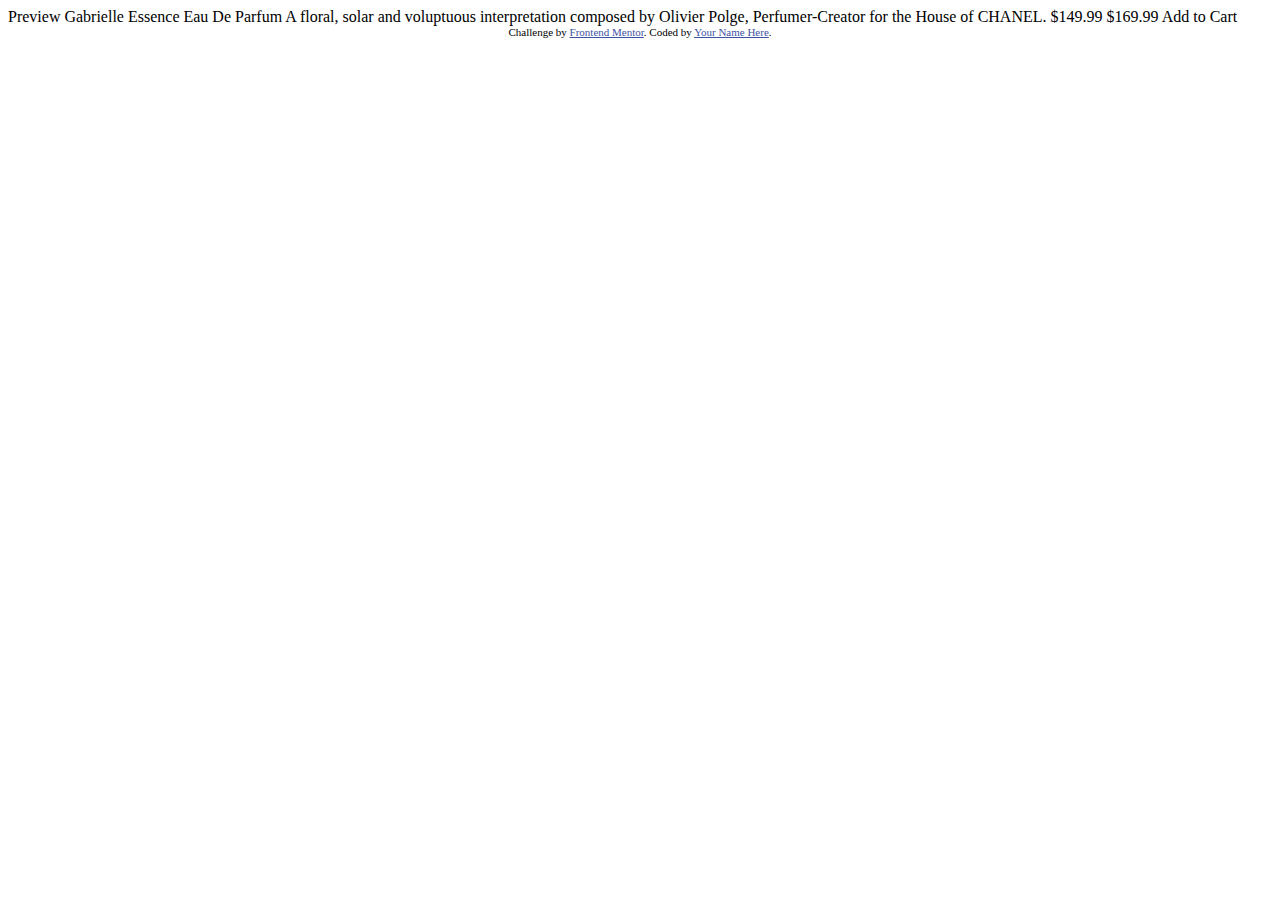
<file: card/src/index.html>
<!DOCTYPE html>
<html lang="en">
<head>
  <meta charset="UTF-8">
  <meta name="viewport" content="width=device-width, initial-scale=1.0"> <!-- displays site properly based on user's device -->

  <link rel="icon" type="image/png" sizes="32x32" href="./images/favicon-32x32.png">
  
  <title>Frontend Mentor | Product preview card component</title>

  <!-- Feel free to remove these styles or customise in your own stylesheet 👍 -->
  <style>
    .attribution { font-size: 11px; text-align: center; }
    .attribution a { color: hsl(228, 45%, 44%); }
  </style>
</head>
<body>

  Preview

  Gabrielle Essence Eau De Parfum

  A floral, solar and voluptuous interpretation composed by Olivier Polge, 
  Perfumer-Creator for the House of CHANEL.

  $149.99
  $169.99

  Add to Cart
  
  <div class="attribution">
    Challenge by <a href="https://www.frontendmentor.io?ref=challenge" target="_blank">Frontend Mentor</a>. 
    Coded by <a href="#">Your Name Here</a>.
  </div>
</body>
</html>
</file>
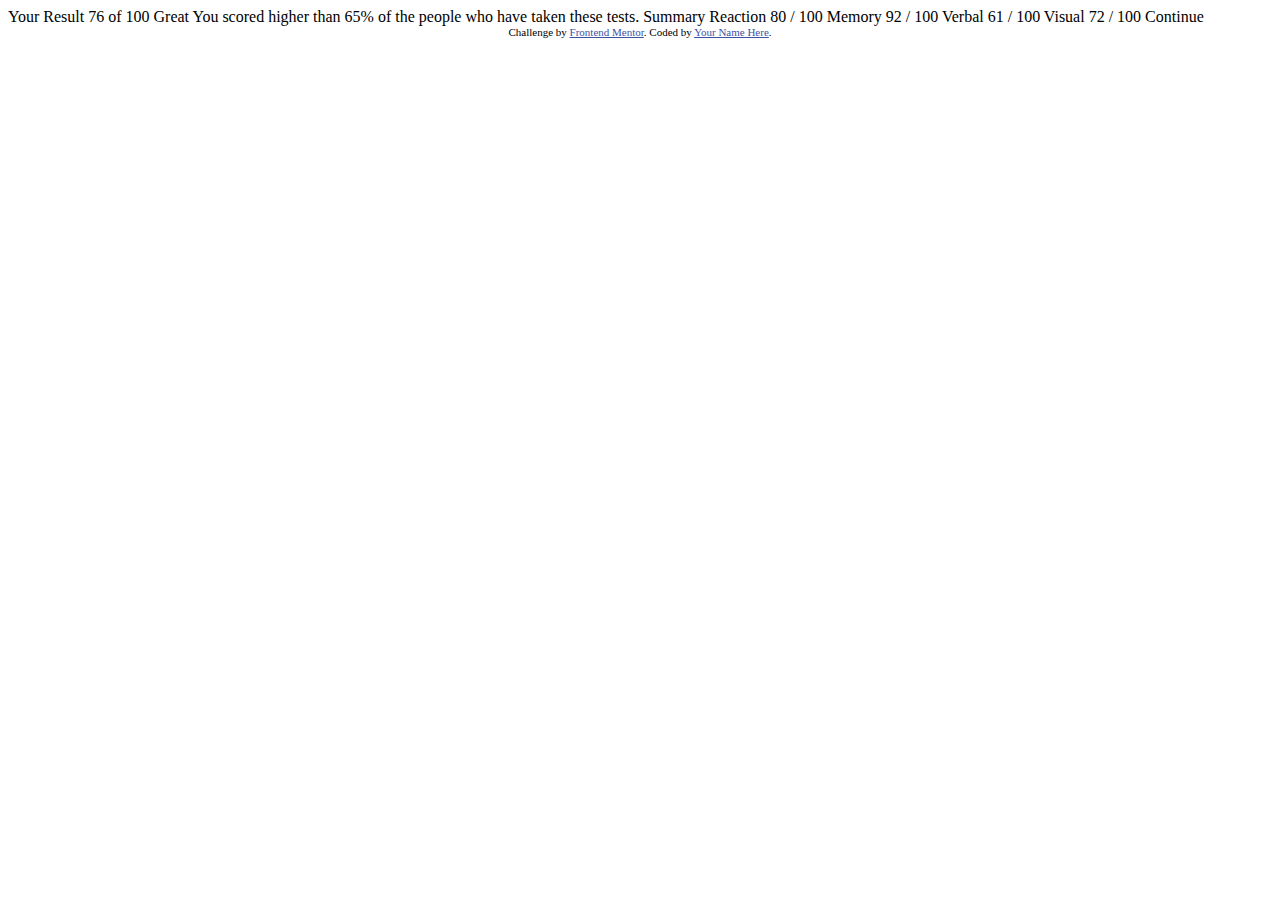
<file: summary/results-summary-component-main/index.html>
<!DOCTYPE html>
<html lang="en">
<head>
  <meta charset="UTF-8">
  <meta name="viewport" content="width=device-width, initial-scale=1.0"> <!-- displays site properly based on user's device -->

  <link rel="icon" type="image/png" sizes="32x32" href="./assets/images/favicon-32x32.png">
  
  <title>Frontend Mentor | Results summary component</title>

  <!-- Feel free to remove these styles or customise in your own stylesheet 👍 -->
  <style>
    .attribution { font-size: 11px; text-align: center; }
    .attribution a { color: hsl(228, 45%, 44%); }
  </style>
</head>
<body>

  Your Result
  76
  of 100

  Great
  You scored higher than 65% of the people who have taken these tests.
  
  Summary

  Reaction
  80 / 100

  Memory
  92 / 100

  Verbal
  61 / 100

  Visual
  72 / 100

  Continue
  
  <div class="attribution">
    Challenge by <a href="https://www.frontendmentor.io?ref=challenge" target="_blank">Frontend Mentor</a>. 
    Coded by <a href="#">Your Name Here</a>.
  </div>
</body>
</html>
</file>
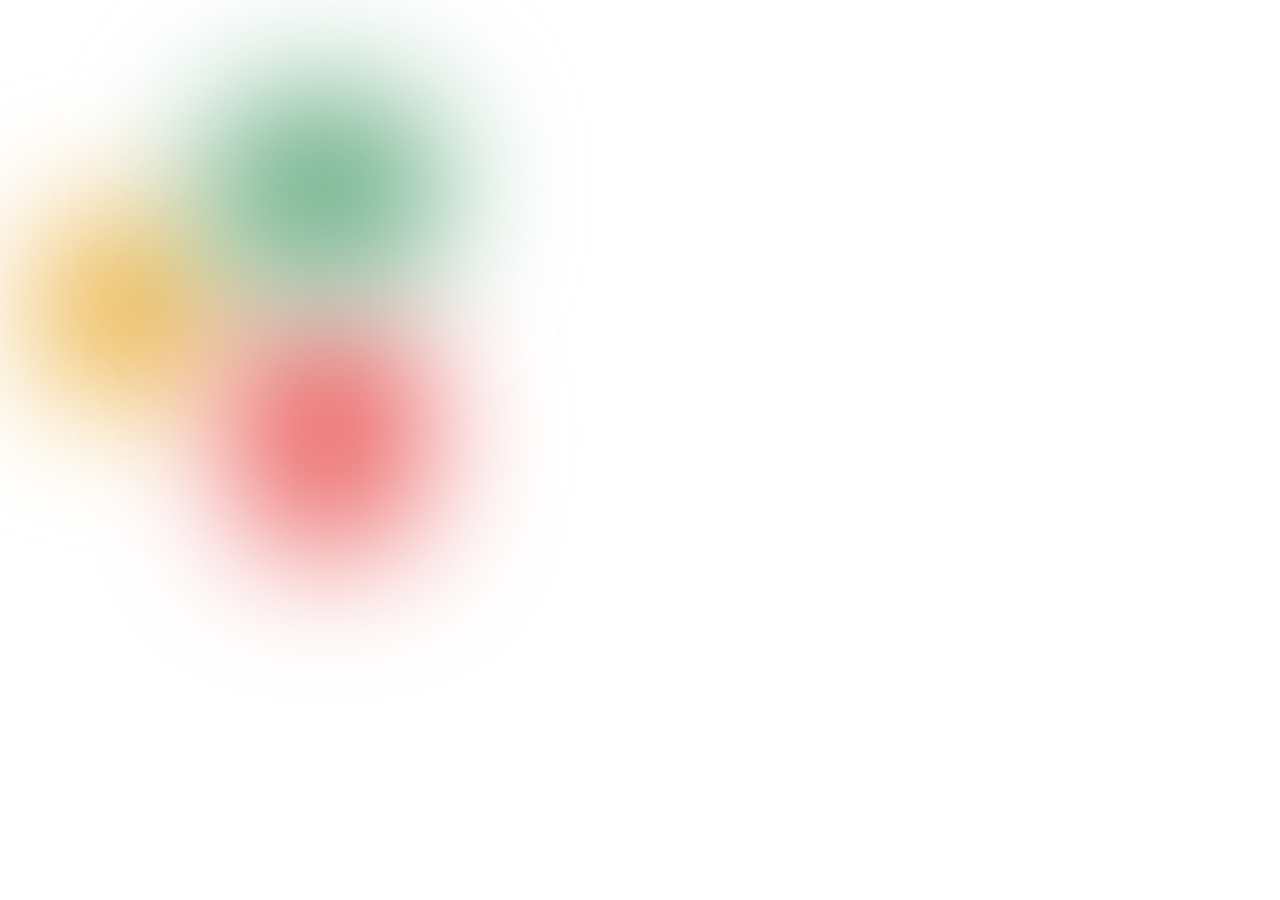
<file: test.html>
<!DOCTYPE html>
<html lang="en">
<head>
  <meta charset="UTF-8">
  <meta name="viewport" content="width=device-width, initial-scale=1.0">
  <title>Document</title>
  <style>
:root {
  --bg: #F0DBA5;
  --text: #151515;
  --yellow: #EDB74D;
  --red: #EB6666;
  --green: #6FB18A;
}
.blob-cont {
  display: flex;
  flex-direction: column;
  justify-content: center;
  align-items: center;
  z-index: -2;
  height: 500px;
  width: 500px;
  position: relative;
  right: 5em;
}
.blob {
  border-radius: 100px;
  filter: blur(4rem);
}

.yellow {
  background-color: var(--yellow);
  position: absolute;
  top: 200px;
  left: 100px;
  height: 200px;
  width: 200px;
  
  animation: yellow 8s infinite ease;
}

.green {
  background-color: var(--green);
  position: absolute;
  top: 80px;
  right: -20px;
  height: 200px;
  width: 250px;
  
  animation: green 8s infinite ease;
}

.red {
  background-color: var(--red);
  position: absolute;
  right: 0;
  top: 300px;
  height: 250px;
  width: 200px;
  
  animation: red 8s infinite linear;
}

@keyframes yellow {
  0% {top: 200px; left: 100px; transform: scale(1);}
  30% {top: 300px; left: 150px; transform: scale(1.2);}
  60% {top: 100px; left: 200px; transform: scale(1.3);}
  100% {top: 200px; left: 100px; transform: scale(1);}
}

@keyframes green {
  0% {top: 80px; right: -20px; transform: scale(1.2);}
  30% {top: 300px; right: -20px;transform: scale(1);}
  60% {top: 200px; right: 100px;transform: scale(1);}
  100% {top: 80px; right: -20px; transform: scale(1.2);}
}

@keyframes red {
  0% {top: 250px; right: 0px; transform: scale(1);}
  30% {top: 150px; right: 150px;transform: scale(1.4);}
  60% {top: 250px; right: 100px;transform: scale(1);}
  100% {top: 250px; right: 0px; transform: scale(1);}
}
  </style>
</head>
<body>
  <div class="blob-cont">
    <div class="yellow blob"></div>
    <div class="red blob"></div>
    <div class="green blob"></div>
  </div>
</body>
</html>
</file>
<file: challenge.css>
H1,
H2,
H3,
h4,
H5,
h6,
body {
  margin: 0;
}
a {
  text-decoration: none;
  color: white;
}
body {
  display: grid;
  gap: 4rem;  
  place-items: center;
  max-width: 100vw;
  min-height: 100vh;
  text-align: end;
  font-family: Arial;
  background-color: rgb(237, 237, 237);
}

img {
  height: 6rem;
  width: 6rem;
  border-radius: 50%;
  object-fit: cover;
  aspect-ratio: 1;
}

.wrapper {
  display: grid;
  grid-template-areas: 
    'lapped lapped lapped'
    '. card .'
  ;
  height: min-content;
  padding: 1rem;
  width: 25rem;
  background-color: rgb(243, 243, 243);
  border-radius: 1rem;
}

.wrapper div {
  border-radius: inherit;
}

.overlapped-wrapper {
  padding: 4rem 1.75rem 6rem 1.75rem;
  display: flex;
  flex-direction: column;
  align-items: center;
  justify-content: start;
  background: linear-gradient(135deg, rgb(102, 102, 255),rgb(130, 86, 250),rgb(182, 105, 255), rgb(254, 138, 239));
  color: white;
  letter-spacing: 1.25px;
  grid-area: lapped;
}

.overlapped-wrapper h2 {
  font-size: 1.35rem;
  padding: 0.5rem;
}

.overlapped-wrapper h4 {
  font-weight: 500;
}

.card {
  display: flex;
  flex-direction: column;
  align-items: center;
  gap: 1rem;
  position: relative;

  padding-inline: 3.65rem;
  padding-block: 1.5rem;
  grid-area: card;
  background:rgb(255, 255, 255);
  color: rgb(48, 48, 48);
  margin-top: -4rem;
}

.status {
  display: flex;
  align-items: center;
  gap: 0.5rem;
  padding: 0.35rem;
  border: 1px solid rgba(118, 118, 118, 0.4);
}

.status p {
  margin: 0;
}

.color {
  background: rgb(0, 172, 0);
  aspect-ratio: 1;
  height: 0.75rem;
  border-radius: 50%;
}

.send-message {
  padding-block: 1rem;
  padding-inline: 1rem;
  border-radius: 0.35rem;
  border: 0;
  color: white;
  font-size: 1rem;
  background: linear-gradient(135deg, rgb(102, 102, 255),rgb(154, 57, 251), rgb(255, 137, 239));
  transition: background-position 0.3s ease-in-out
  ;
  background-size: 200%;
}

.send-message:hover {
  background-position: right;
  cursor: pointer;
}

.send-message p {
  margin: 0;
}
</file>
<file: 1/index.css>
body {
  margin: 0;
  background: aliceblue;
  display: grid;
  grid-template-areas:
  'one '
  'two'
  ;
  align-items: start;
  gap: 3rem;
  justify-content: center;
  font-family: Arial;
  position: relative;
  min-height: 100vh;
  padding-top: 20vh;
}
.heading {
  position: fixed;
  inset: 0 ;
  margin: 0;
  font-size: 3.15rem;
  text-align: center;
  text-decoration: underline;
}
@media(min-width: 60rem) {
  body {
    grid-auto-rows: 1fr;
    grid-template-areas:
    'one two'
    'one .'
    ; 
  }
}
.wrapper {
  position: relative;
  text-align: center;
  padding: 1rem;
  width: clamp(15rem, 20vw + 2rem, 25rem);
  background-image: url(station.jpg);
  background-position: center;
  display: flex;
  flex-direction: column;
  justify-content: center;
  align-items: center;
  border: 0.4rem solid rgb(255, 255, 255);
  border-radius: 1rem;
  color: rgb(61, 61, 61);
  grid-area: one;
}
.wrapper::before {
  content: '';
  position: absolute;
  inset: 0rem;
  z-index: -1;
  filter: blur(1rem);
}
.wrapper::before {
  background-color: rgb(0, 0, 0);
}
.green,
.red,
.count {
  font-size: 2rem;
  font-weight: 700;
}
.count {
  color: rgb(78, 78, 78);
}
.red {
  color: rgb(255, 0, 0);
  margin-block: 0.125rem;
}
.green {
  color: green;
  margin-block: 0.125rem;
}
button {
  margin-block: 1rem;
}
.increment-button,
.decrement-button {
  text-align: center;
  padding: 0.5rem;
  padding-inline: 2rem;
  border: 0;
  border-radius: 0.5rem;
  background-color: green;
  color: white;
  font-size: 1.25rem;
  position: relative;
  display: flex;
  align-items: center;
  justify-content: center;
  overflow: hidden;
  transition: all 0.1s ease-in-out;
}
.decrement-button {
  background-color: rgb(255, 0, 0);
}
.primary {
  transition: all 0.1s ease-in-out;
}
.secondary {
  position: absolute;
  inset: 3rem 0 0 0;
  margin: auto;
  transition: all 0.1s ease-in-out;
}
.increment-button:hover .secondary,
.decrement-button:hover .secondary {
  position: absolute;
  inset: 9px 0 0 0;
  margin: auto;
}
.increment-button:hover .primary,
.decrement-button:hover .primary {
  transform: translateY(-2.5rem);
}
.increment-button:hover,
.decrement-button:hover {
  transform: scale(1.05);
  cursor: pointer;
}
.red-color {
  color: red !important;
}
.green-color {
  color: green !important
}
</file>
<file: buttons/index.css>
body {
  min-height: 100vh;
  display: grid;
  align-items: center;
  justify-content: center;
  overflow: scroll;
  text-align: center;
  padding: 10rem;
  color-scheme: dark light;
  background: linear-gradient(315deg, hsl(170, 50%, 50%),hsl(270, 50%, 50%));
}

h1 {
  font-size: 3rem;
  text-decoration: underline;
  color: white;;
  font-family: system-ui, -apple-system, BlinkMacSystemFont, 'Segoe UI', Roboto, Oxygen, Ubuntu, Cantarell, 'Open Sans', 'Helvetica Neue', sans-serif;
}

.wrapper {
  position: relative;
  justify-self: center;
  display: grid;
  gap: 2rem;
  max-width: max-content;
}

button {
  box-sizing: border-box;
  color: white;
  backdrop-filter: blur(.5rem);
}

.main {
  position: relative;
  margin: 0;
  padding: 2rem 3.25rem;
  border: 0;
  font: 500 1.5rem/1 sans-serif;
  transition: all 0.3s;
  cursor: pointer;
}

.one {
  position: relative;
  margin: 0;
  border: 0.05em white solid;
  border-radius: 4rem;
  transition: all 0.15s ease-out;
  background: transparent;
  overflow: hidden;
}

.one::after {
  content: '';
  border-radius: inherit;
  position: absolute;
  inset: 0px;
  background: white;
  transform: translateX(-100%);
  transition: all 0.4s;
}

.one:hover {
  color: black;
}

.one:hover::after{
  z-index: -1;
  transform: translateX(0);
}

.two {
  border-radius: 0.25rem;
  background: transparent;
  border: 1px white solid;
}

.two:hover {
  scale: 1.015;
  box-shadow: 0 0 0.75rem 0.25rem rgba(255, 255, 255, 0.25);
}

.three,.four {
  border-radius: 4px;
  border: 2px rgba(255, 255, 255, 0.3) solid;
  background: transparent;
  transition: all 0.15s linear;
}

.three:hover {
  border-color: rgba(255, 255, 255, 1);
}

.four {
  border: 2px rgba(255, 255, 255, 1) solid;
  transition: all 0.4s ;
}

.round-div:hover .four{
  border-radius: 4rem;
  background: white;
  color: black;
}

.five {
  position: relative;
  background: transparent;
  color: white;
  border: 5px white solid;
  border-radius: 0.45rem;
  transform: translate(-4px, -6px);
  box-shadow: 6px 4px 0 0 grey;
  overflow: hidden;
}

.five::after {
  content: '';
  position: absolute;
  inset: 0;
  z-index: -1;
  transform: translateY(-100%);
  background: white;
  transition: all 0.3s;
}

.five:hover::after {
  transform: translateY(0%);
}

.five:hover {
  color: black;
  transform: translate(0px, 0px);
  box-shadow: none;
}

.six {
  background: hsl(196, 62%, 55%);
  color: hsl(0, 0%, 100%);
  border-radius: 0.25rem;
  border: 2px white solid;
  box-sizing: border-box; /* Include padding in the element's dimensions */
}

.six-div {
  cursor: pointer;
}

.six-div:hover .six{
  animation: jiggle 0.5s ease-out;
}

@keyframes jiggle {
  from,to {
    transform: scale(1, 1);
  }
  25% {
    transform: scale(0.9, 1.1);
  }
  50% {
    transform:scale(1.1, 0.9);
  }
  75% {
     transform: scale(0.95, 1.05);
  }
}

.seven {
  position: relative;
  height: 5.25rem;
  overflow: hidden;
  background: transparent;
  border: 2px white solid;
  border-radius: 4px;
}

span {
  display: grid;
  gap: 2.5rem;
  transition: all 0.2s ease-in-out;
}

p {
  margin: 0;
}

.seven:hover span{
  transform: translateY(-4.15rem);
}

.red,
.blue,
.green {
  position: absolute;
  inset: 0;
  margin: auto;
  height: 15rem;
  aspect-ratio: 3 / 2;
  border-radius: 15rem;
  z-index: -1;
  filter: blur(5rem);
}

.red {
  background-color: hsl(16, 100%, 61%);
  animation: red-blob 25s linear infinite;
  transform: translate(13rem, 0);
}

.blue {
  background-color: hsl(195, 98%, 53%);
  animation: blue-blob 25s linear infinite;
  transform: translate(18rem, 0);
}

.green {
  background-color: hsl(140, 93%, 55%);
  animation: green-blob 10s linear infinite;
  transform: translate(-10rem, 0);
}

@keyframes red-blob {
  0% {transform: translate(13rem, 0);}
  25% {transform: translate(0rem, 15rem);}
  50% {transform: translate(-15rem, 0);}
  75% {transform: translate(0, -15rem);}
  100% {transform: translate(13rem 0);}
}

@keyframes blue-blob {
  0% {transform: translate(18rem, 0);}
  25% {transform: translate(0rem, -18rem);}
  50% {transform: translate(18rem, 0);}
  75% {transform: translate(0rem, 18rem);}
  100% {transform: translate(18rem 0);}
}

@keyframes green-blob {
  from, to {transform: translate(-10rem, 0);}
  50% {transform: translate(10rem, 0);}
}
</file>
<file: card/index.css>
:root {
  --dark-green: hsl(158, 36%, 37%);
  --cream: hsl(30, 38%, 92%);
}

body {
  display: grid;
  min-height: 100vh;
  align-content: center;
  justify-content: center;
  margin: 0;
  background-color: var(--cream);
}

.wrapper {
  display: grid;
  grid-auto-columns: 1fr;
  grid-template-areas: 
  'image description'
  ;
  min-height: 70vh;
  max-width: 60vw;
  gap: 4vw;
  border-radius: 2rem;
  overflow: hidden;
  background-color: white;
}
.description {
  padding: 1rem 3rem 1rem 0;
  grid-area: description;
}
.perfume {
  letter-spacing: 0.4rem;
  font-family: Montserrat;
  color: rgb(164, 164, 164);
}
.image {
  display: none;
}
.name {
  font-family: Fraunces;
  font-size: clamp(2rem, 2.3vw, 3.25rem);
  line-height: clamp(2rem, 2.4vw, 3.65rem);
  font-weight: 700;
}
.extra-description {
  font-family: Montserrat;
  font-size: clamp(0.7rem, 0.5vw, 1.2rem);
  font-weight: 500;
  color: rgb(164, 164, 164);
  line-height: 1.5rem;
  letter-spacing: 1px;
}
.image-wrapper {
  background: url(./images/image-product-desktop.jpg);
  min-height: 70vh;
  min-width: 25vw;
  background-size: cover;
  grid-area: image;
}
.price {
  font-family: Fraunces;
  font-size: clamp(2rem, 2.3vw, 3.25rem);
  color: var(--dark-green);
  display: flex;
  flex-direction: row;
  align-items: center;
  gap: 1.25rem;
}
.overlined {
  font-family: Montserrat;
  font-size: 1.5rem;
  text-decoration: line-through;
  color: rgb(143, 143, 143)
}
.add-to-cart {
  display: grid;
  grid-auto-flow: column;
  align-items: center;
  gap: 12px;
  background-color: var(--dark-green);
  color: white;
  min-width: 10rem;
  padding-block: 1rem;
  padding-inline: clamp(4rem, 5vw, 5rem);
  border: 0;
  border-radius: 0.5rem;
}
.add-to-cart:hover {
  cursor: pointer;
  background-color: hsl(157, 31%, 28%);
}
.add-to-cart:active {
  background: hsl(156, 41%, 17%);
}
@media(max-width: 66.25rem) {
  .wrapper {
    grid-template-areas: 
    'image'
    'description'
    ;
    min-height: 40rem;
    min-width: clamp(22rem, 30vw, 25rem);
    gap: 0;
  }
  .description {
    display: grid;
    justify-items: start;
    text-align: start;
    padding: 2rem;
  }
  .image-wrapper {
    min-height: 0;
    background: none;
    object-fit: contain;
    grid-area: image;
  }
  .image {
    display: block;
    max-width: 100%;
  }
  .add-to-cart {
    min-width: 10rem;
    padding-block: 1.5rem;
    padding-inline: clamp(2rem, 7vw, 5rem);
  }
  .add-to-cart h3 {
    margin: 0;
  }
}
</file>
<file: css-reset/styles.css>
@import url('https://fonts.googleapis.com/css2?family=Fraunces:ital,wght@0,500;1,700&family=Poppins:wght@100;200;300;400;500;600;700;800;900&display=swap');

html {
  color-scheme: dark;
  scroll-behavior: smooth;
  scroll-padding-top: max(3.5vh, 2rem);
}

:root {
  --bg-primary: hsl(209 55% 10%);
  --bg-snippets: hsl(209 44% 19%);
  --bg-header-dark: hsla(210, 24%, 36%, 0.6);
  --bg-header-light: hsla(210, 24%, 36%, 0.5);
  --bg-white: var(--color-white);

  --color-heading: var(--color-white);
  --color-comment: hsl(120 100% 25%);
  --color-property-name: hsl(203 97% 77%);
  --color-property-value: hsl(99 28% 68%);
  --color-white: hsl(0, 0%, 100%);
  --color-yellow: hsl(47 49% 61%);
  --color-black: hsl(0 100% 0%);

  --ff-code: monospace;
  --ff-rest: Poppins, sans-serif;

  --fs-header: clamp(4rem, 16vw, 8rem);
  --fs-code-heading: clamp(1.5rem, 5vw,4rem);
  --fs-snippet: clamp(1rem, 1.75vw, 1.25rem);
  --fs-navbar-mobile: clamp(0.9rem, 4vw, 1.75rem);
  --fs-navbar: clamp(1.75rem, 3vw, 3rem);

  --gap: ;

  --padding: ;
}

*, *::after, *::before {
  box-sizing: border-box;
  margin: 0;
  padding: 0;
}

* {
  font: inherit;
  font-size: 100%;
  line-height: 1.5;
  -webkit-tap-highlight-color: transparent; /* For iOS/WebKit browsers */
}

a {
  text-decoration: none;
  color: inherit;
}

img, 
picture,
svg,
video {
  display: block;
  max-width: 100%;
}

ul,
ol {
  list-style: none;
  margin: 0;
  padding: 0;
}

img {
  object-fit: cover;
}

body {
  min-height: 100dvh, 100vh;
  font-family: Poppins, sans-serif;
}

button {
  cursor: pointer;
  margin: 0;
  padding: 0;
  border: 0;
}

.grid {
  display: grid;
}

.flex {
  display: flex;
}

.center-items {
  align-items: center;
  justify-content: center;
}

.center-position {
  inset: 0;
  margin: auto;
}

.static {
  position: statuc;
}

.relative {
  position: relative
}

.absolute {
  position: absolute;
}

.fixed {
  position: fixed;
}

.sticky {
  position: sticky;
}

.inset0 {
  inset: 0;
}

/* ************************************** PROJECT SPECIFIC UTILITY CLASSES ********************************************* */

.class,
.curly-bracket,
.bracket,
.string {
  color: var(--color-yellow);
}

.property {
  padding-left: 1em;
}

.comment {
  color: var(--color-comment);
}

.property-name {
  color: var(--color-property-name);
}

.property-value {
  color: var(--color-property-value)
}

.sr-only {
  position: absolute;
  width: 1px;
  height: 1px;
  padding: 0;
  margin: -1px;
  overflow: hidden;
  clip: rect(0, 0, 0, 0);
  white-space: nowrap;
  border: 0;
}


/* *********************************************************************************** */

body::before,
body::after {
  content: '';
  position: absolute;
  aspect-ratio: 1;
  height: clamp(15rem, 30vw, 30rem);
  z-index: -1;
}

body::before {
  border-bottom-left-radius: 100%;
  inset: 0 0 auto auto;
}

body::after {
  border-top-right-radius: 100%;
  inset: auto auto 0 0;
}

main,header {
  backdrop-filter: blur(2rem) !important;
}

h1 {
  font-weight: 700;
}

.blur-sheet[data-turned-on = "true"] {
  display: block;
  background: transparent;
  z-index: 9998;
  backdrop-filter: blur(0.5rem);
}

.blur-sheet[data-turned-on = "false"] {
  display: none;
  background: transparent;
  backdrop-filter: blur(0rem);
}

.header {
  --padding: 0 0 1rem 0;

  flex-direction: column;
  align-items: center;
  justify-content: center;
  padding: var(--padding);
}

.header > h1 {
  text-align: center;
  line-height: 2;
  font-size: var(--fs-header);
}

.button {
  --padding: 0.5rem;
  
  padding: var(--padding);
  border-radius: 4px;
  z-index: 99999;
  transition: all 0.25s ease-out;
}

.mobile-nav-toggle {
  inset: 0.5rem auto auto 0.5rem;
}

.copy {
  inset: 0.5rem 0.5rem auto auto;
}

.github {
  --padding: 1rem !important;
}

.github:hover {
  scale: 1.02;
}

.copy[data-copied = "true"] .page{
  display: none;
}

.copy[data-copied = "false"] .page{
  display: block;
}

.copy[data-copied = "true"] .tick{
  display: block;
}

.copy[data-copied = "false"] .tick{
  display: none;
}


.navbar {
  position: fixed;

  
  display: flex;
  align-items: start;
  justify-content: center;

  padding: var(--padding);
  font-size: var(--fs-navbar);
  color: var(--color-white);

  z-index: 9999;
  transition: 
    transform 0.25s ease-out,
    inset 0.25s ease-out
  ;
}

@media(min-width: 48rem) {
  .navbar {
    --padding: min(15vh, 10rem) 0em 0 0.5em;

    inset: 0 60% 0 0;
  }

  nav > ul >  a {
    cursor: pointer;
    display: block;
    transition: transform 0.2s ease-out;
  }

  nav ul a li {
    display: grid;
    grid-template-columns: auto 1fr;

    align-items: center;
  }
  
  nav ul a li .circle {
    background: white;
    height: var(--fs-navbar);
    aspect-ratio: 1;
    transform: scale(0.5);
    border-radius: 50%;
    transition:
      transform 0.2s ease-out,
      opacity 0.1s ease-out
    ;
  }
  
  nav ul a:hover {
    transform: translate(0.7em);
  }

  nav ul a:hover .circle {
    opacity: 0.5;
    transform: scale(0.9) translate(-0.7em);
  }
}

@media (max-width: 48rem) {
  .navbar {
    --padding: min(10vw, 5rem) 0 0.5rem;

    font-size: var(--fs-navbar-mobile);
    inset: 0 40% 0 0;
  }

  .button {
    --padding: clamp(.05rem, 0.9vw, .5rem);
  }
}

@supports (backdrop-filter: blur(1rem)) {
  .navbar {
    background: hsl(0 100% 100% / 0.1);
    backdrop-filter: blur(1rem);
  }
}

.navbar[data-visible = "false"] {
  transform: translate(-100%);
}

.navbar[data-visible = "true"] {
  transform: translate(0);
}

main {
  --padding: 2rem 1rem;

  padding: var(--padding);
}

.wrapper {
  --gap: 2rem;
  
  flex-direction: column;
  gap: var(--gap);
}

section {
  --gap: 2rem;

  display: flex;
  flex-direction: column;
  gap: var(--gap);
  border-radius: 0.5rem;
}

section > h1 {
  font-size: var(--fs-code-heading);
  font-weight: 600;
}

code {
  --padding: 2rem 1rem;
  --gap: 0.75em;
  
  flex-direction: column;
  gap: var(--gap);

  background: var(--bg-snippets);
  color: white;

  font-size: var(--fs-snippet);
  font-family: var(--ff-code);
  padding: var(--padding);
  border-radius: inherit;
  transition: all 0.15s ease-out;
}

section:last-child > code {
  --gap: 2rem;
}

.element {
  --gap: 0.5rem;

  flex-direction: column;
  gap: var(--gap);
}

/* ************************************** DARK MODE ********************************************* */

@media(prefers-color-scheme : dark) {
  body {
    background: var(--bg-primary);
    color: white;
  }

  
  body::before,
  body::after {
    background: var(--color-white);
  }

  .navbar {
    background: hsla(0, 0%, 100%, 0.4);
  }

  .header {
    background-color: var(--bg-header-dark);
  }

  .button {
    box-sizing: border-box;
    border: 0.5px hsl(0 0% 100% / 0.5) solid;
    background: hsl(0 100% 100% / 0.1);
  }

  .button:hover {
    border: 0.5px hsl(0 0% 100% / 1) solid;
  }

  .github:hover {
    box-shadow: 
      0 0 16px 2px hsla(0, 0%, 100%, 0.75)
    ;
  }
}

/* ************************************** LIGHT MODE ********************************************* */

@media(prefers-color-scheme : light) {
  body {
    background: var(--bg-white);
    color: black;
  }
  
  body::before,
  body::after {
    background: var(--bg-primary);
  }

  .navbar {
    background: hsla(0, 0%, 60%, 0.6);
  }

  .header {
    background-color: var(--bg-header-light);
    color: var(--color-white);
  }
  
  .button {
    color: var(--color-white);
    background: hsla(0, 0%, 0%, 0.4);
    border: 0.5px  hsla(0 0% 100% / 0.5) solid;
  }

  .github {
    color: var(--color-white);
    background: hsl(0 100% 100% / 0.2);
    border: 0.5px  hsla(0 0% 100% / 0.5) solid;
  }

  .button:hover {
    border: 0.5px  hsl(0 0% 100% / 1) solid;
  }

  .github:hover {
    box-shadow: 
      0 0 12px 8px hsla(0, 0%, 100%, 0.75)
    ;
  }
}
</file>
<file: glass/index.css>
@import url("https://fonts.googleapis.com/css2?family=Poppins:wght@300;400;500;600&display=swap");

:root {
  /* Font Sizes */

  --fs-big: 3.25rem;
  --fs-small: 1rem;

  /* Background-colors */

  --bg-transparent: rgba(255, 255, 255, 0.1);
  --bg-circle: linear-gradient(90deg, #9627b0, #f3f5f5);
}

.flex {
  display: flex;
}

body {
  margin: 0;
  font-family: Poppins;
  min-height: 100dvh;
  min-width: 100dvw;
  display: flex;
  align-items: center;
  justify-content: center;
  background-color: #121321;
  perspective: 1000px;
}

body::before, 
body::after {
  content: "";
  position: absolute;
  height: 20rem;
  aspect-ratio: 1;
  border-radius: 50%;
  background: var(--bg-circle);
  z-index: -1;
}

body::after {
  transform: translate(300px, 180px);
}
body::before {
  transform: translate(-320px, -140px);
}

.card {
  position: absolute;
  min-width: clamp(33rem, 70%, 40rem);
  padding: 2rem 4rem 3rem 4rem;
  background-color: var(--bg-transparent);
  border-radius: 2rem;
  backdrop-filter: blur(2rem);
  color: white;
  backface-visibility: hidden;
}

.container {
  position: relative;
  min-width: clamp(33rem, 70%, 40rem);
  transition: 0.6s;
  transform-style: preserve-3d;
}

.container:hover {
  transform: rotateY(180deg);
}

.front-face {
  flex-direction: column;
  gap: 2.5rem;
}

.front-face-top-part {
  flex-direction: row;
  justify-content: space-between;
  align-items: center;
}
.front-face-top-part img {
  width: 4rem;
}
.logo-container {
  align-items: center;
  gap: 1rem;
}
.front-face-middle-part h4,
.front-face-middle-part h1 {
  margin: 0;
}
.front-face-middle-part h1 {
  font-weight: 400;
}
.front-face-middle-part {
  flex-direction: column;
}
.valid-thru-container {
  flex-direction: column;
}
.valid-thru-container h3,
.valid-thru-container h2 {
  margin: 0;
}
.front-face-bottom-part h2 {
  margin: 0;
  font-weight: 400;
}
.front-face-bottom-part {
  justify-content: space-between;
  align-items: end;
}

.back-face h1,
.back-face h2, 
.back-face h3,
.back-face h4,
.back-face h5,
.back-face h6 {
  margin: 0;
} 

.back-face {
  position: relative;
  flex-direction: column;
  gap: 2.25rem;
  padding: 1rem;
  max-width: 62ch;
  transform: rotateY(180deg);
}

.middle-part {
  flex-direction: column;
  gap: 0.5rem;
}

.black-strip {
  background-color: black;
  height: 4rem;
  width: 100%;
  box-shadow: 0 0 0 100% rgb(0, 0, 0);
}

.magnetic-strip {
  position: relative;
  height: 3rem;
  width: calc(100% - 4rem);
  border-radius: 0.5rem;
  background: repeating-linear-gradient(
    #fff,
    #fff 3px,
    #efefef 0px,
    #efefef 9px
    );
}

.magnetic-strip::after {
  content: '005';
  position: absolute;
  inset: 0.5rem -3rem 0.5rem auto;
  border-radius: inherit;
  padding-inline: 1rem;
  background-color: #f3f5f5;
  color: #121321;
  display: grid;
  align-items: center;
}
</file>
<file: stopwatch/style.css>
*, *::before, *::after{
  box-sizing: border-box;
}

* {
  margin: 0;
  padding: 0;
  font: inherit;
}

div {
  border-radius: 4rem;
}

:root {
  --bg-primary: #0f241a;
  --bg-secondary: #26372f;
}

body {
  display: grid;
  justify-content: center;
  align-items: center;
  position: relative;

  background-color: #263b30;
  
  min-height: 100dvh;

  font-family: Poppins;
}

img {
  max-width: 100%;
  height: 4rem;
  aspect-ratio: 1;
}

button {
  display: grid;
  align-items: center;
  justify-content: center;
  background-color: rgb(56, 175, 114);
  height: 6rem;
  aspect-ratio: 1;
  border: 0;
  border-radius: 50%;
  transition: all 0.3;
  transition-timing-function: cubic-bezier(1, 0, 0, 1) ;
}

.title {
  font-size: 3rem;
  font-weight: 500;
  text-align: center;
  color: rgb(206, 206, 206);
  text-decoration: underline;
}

.resume-button::before {
  content: '';
  position: absolute;
  inset: 0;
  border-radius: inherit;
  background: url(images/resume.svg);
  background-repeat: no-repeat;
  background-position: center;
  background-size: 35%;
}

.pause-button::before {
  content: '';
  position: absolute;
  inset: 0;
  border-radius: inherit;
  background: url(images/pause.svg);
  background-repeat: no-repeat;
  background-position: center;
  background-size: 20%;
}

.reset-button::before {
  content: '';
  position: absolute;
  inset: 0;
  border-radius: inherit;
  background: url(images/reset.svg);
  background-repeat: no-repeat;
  background-position: center;
  background-size: 30%;
}

button:hover {
  cursor: pointer;
}

.main-wrapper {
  background-color: var(--bg-primary);
  width: clamp(20rem, 80vw, 80rem);
  box-shadow: 2rem 2rem 5rem rgba(0, 0, 0, 0.6);
}

.wrapper {
  width: 100%;
  height: 100%;
  padding: 1rem 2rem 2rem 2rem;
}

.container {
  position: relative;
  display: grid;
  justify-items: center;
  gap: 4rem;
}

.time-container {
  width: 80%;
  aspect-ratio: 1;
  border-radius: 50%;
  border: clamp(0.25rem, 0.5vw, 1rem) solid rgba(208, 208, 208, 0.8);
  display: flex;
  flex-direction: column;
  align-items: center;
  justify-content: center;
}

.stopwatch {
  position: relative;
  display: flex;
  flex-direction: column;
  align-items: end;
  justify-content: center;
}

.collective {
  display: flex;
  flex-direction: row;
}

.colon {
  transform: translateY(-6px);
  padding-inline: 1rem;
}

.seconds,
.minutes,
.hours,
.colon {
  font-size: clamp(2rem, 4.5vw, 6rem);
  line-height: clamp(2rem, 4.5vw, 6rem);
  color: white;
}

.milli-seconds {
  font-size: clamp(1rem, 3.5vw,3rem);
  line-height: clamp(1rem, 3.5vw, 3rem);
  color: white;
}


.blinking {
  animation: blinking 1s infinite;
}

.pause-button {
  padding-inline: 6vw; border-radius: 2rem;
}

@keyframes button {
  0% {padding: 0; border-radius: 50%;}
  100% {padding-inline: 6vw; border-radius: 2rem;}
}

@keyframes retract { 
  0% {padding-inline: 6vw; border-radius: 2rem;}
  100% {padding-inline: 0; border-radius: 50%;}
}

@keyframes blinking {
  0% {opacity: 0}
  100% {opacity: 1;}
}

.wrapper {
  display: grid;
  grid-auto-columns: 1fr;
  border-radius: 4rem;
  overflow: hidden;
  grid-template-areas: 
  'time lap'
  ;
}

@media(max-width: 45rem) {
  .wrapper {
    position: relative;
    grid-template-areas: 
    'time'
    'lap'
    ;
  }
  .laps-container {
    padding-block: 3rem;
    border-radius: 2rem;
  }
  .main-wrapper {
    background-color: var(--bg-primary);
    width: 100dvw;
    min-height: 90dvh;
    box-shadow: 2rem 2rem 5rem rgba(0, 0, 0, 0.6);
  }
  .seconds,
  .minutes,
  .hours,
  .colon {
    font-size: clamp(4rem, 10vw, 6rem);
    line-height: clamp(4rem, 10vw, 6rem);
  }
  .button {
    position: absolute; 
  }
  .reset-button {
    position: absolute;
    inset: auto auto 2.5rem 10vw;
  }
  .resume-button {
    inset: auto auto 1rem calc(50vw - clamp(4rem, 8vw, 7.5rem)/2);
  }
  .pause-button {
    inset: auto auto 1rem calc(50vw - clamp(4rem, 8vw, 7.5rem)/2);
  }
  .main {
    height: clamp(6rem, 8vw, 7.5rem);
  }
}

.time-wrapper {
  background-color: var(--bg-primary);
  max-height: 35rem;
}

.laps-wrapper {
  box-shadow: 0.5rem 0.5rem 2rem rgba(0, 0, 0, 0.5);
  background-color: var(--bg-primary);
}

.laps-container h1 {
  font-size: 2rem;
  color: rgb(187, 187, 187);
  font-size: 600;
}

.laps-container {
  display: flex;
  flex-direction: column;
  overflow: scroll;
  align-items: center;
  justify-content: center;
  text-align: center;
  padding: 2rem 0 2rem 0;
  height: 100%;
  width: 100%;
  background-color: var(--bg-secondary);
}

.main { /* for buttons */
  height: clamp(4rem, 8vw, 7.5rem);
}

.buttons {
  position: relative;
  display: flex;
  height: 7.5rem;
  min-width: 100%;
  align-items: center;
}

.resume-button,
.pause-button {
  position: absolute;
  inset: 0;
  margin: auto;
}

.reset-button {
  justify-self: start;
  height: clamp(3rem, 6vw, 6rem);
}
</file>
<file: summary/index.css>
:root {

  /* Font Sizes */

  --fs-100 : 1rem;
  --fs-150: 1.15rem;
  --fs-200: 1.25rem;
  --fs-300: 1.5rem;
  --fs-400: 1.75rem;
  --fs-500: 2rem;
  --fs-600: 4.5rem;

  /* Background Colors */

  --bg-blue: hsl(241, 81%, 54%);
  --bg-dark-blue: hsl(240, 30%, 28%);
  --bg-red: hsla(0, 100%, 67%, 0.2);
  --bg-yellow: hsla(39, 100%, 56%, 0.2);
  --bg-green: hsla(166, 100%, 37%, 0.2);
  --bg-light-blue: hsla(234, 85%, 45%, 0.2);

  /* Font Colors */

  --fc-white: rgb(255, 255, 255);
  --fc-black: rgb(0, 0, 0);
  --fc-red: hsl(0, 100%, 67%);
  --fc-yellow: hsl(39, 100%, 56%);
  --fc-green: hsl(166, 100%, 37%);
  --fc-blue: hsl(234, 85%, 45%);
  --fc-pale-white: rgb(192, 192, 192);
}

.grid {
  display: grid;
}

.flex {
  display: flex;
}

body {
  margin: 0;
  display: grid;
  min-height: 100vh;
  align-items: center;
  justify-items: center;
  font-family: 'Hanken Grotesk';
}

.wrapper {
  min-width: 43rem;
  max-height: 40vh;
  aspect-ratio: 3 / 2;
  grid-auto-columns: 1fr;
  grid-template-areas: 
  'score score-summary'
  ;
  border-radius: 2rem;
  box-shadow: 0.5rem 0.5rem 4rem rgba(0, 0, 0, 0.3)
}

.circle {
  padding: 1rem;
  display: grid;
  align-items: center;
  box-sizing: border-box;
  height: 10rem;
  width: 10rem;
  aspect-ratio: 1;
  border-radius: 50%;
  background-color: var(--bg-dark-blue);
}

.circle h1 {
  font-size: var(--fs-600)
}

.score p,
.score h1 {
  margin: 0;
}

.remark-summary, 
.out-of  {
  line-height: 1.5rem;
  font-size: var(--fs-150);
  font-weight: 300;
  color: rgb(192, 192, 192);
}

.score {
  box-sizing: border-box;
  grid-area: score;
  position: relative;
  display: flex;
  flex-direction: column;
  gap: 1rem;
  align-items: center;
  justify-content: center;
  padding: 2rem 3rem 4rem 3rem;
  background-color: var(--bg-blue);
  border-radius: 2rem;
  text-align: center;
  color: var(--fc-white)
}

.score-summary {
  position: relative;
  padding:2rem;
  grid-area: score-summary;
  align-items: center;
  justify-content: center;
  flex-direction: column;
  gap: 1rem;
}

.heading {
  position: relative;
  inset: 0 auto auto auto;
  font-size: var(--fs-300);
  color: var(--fc-pale-white);
  font-weight: 500;
  margin: 0;
}

.report {
  flex-direction: column;
  justify-content: space-between;
  gap: 1rem;
  min-width: 100%;
}

.report-summary {
  width: 100%;
  grid-column: 1 / 2;

  justify-content: space-between;
  box-sizing: border-box;
  min-width: 100%;
  padding: 0.5rem 1rem;
  border-radius: 0.75rem;
}

.subject {
  display: grid;
  grid-auto-flow: column;
  align-items: center;
  gap: 0.5rem;
}

.marks {
  margin-left: auto;
}

.report-summary:nth-child(1) {
  background-color: var(--bg-red);
  color: var(--fc-red);
}

.report-summary:nth-child(2) {
  background-color: var(--bg-yellow);
  color: var(--fc-yellow);
}

.report-summary:nth-child(3) {
  background-color: var(--bg-green);
  color: var(--fc-green);
}

.report-summary:nth-child(4) {
  background-color: var(--bg-light-blue);
  color: var(--fc-blue); 
}

.report-summary {
  width: 100%;
}

.continue-button {
  padding: 1.25rem 4rem;
  border: 0;
  border-radius: 2rem;
  background-color: var(--bg-dark-blue);
  color: var(--fc-white);
  letter-spacing: 2px;
  font-size: var(--fs-100);
  font-weight: 500;
}
.continue-button:hover {
  cursor: pointer;
  background-color: var(--bg-blue);
}
@media(max-width: 40rem) {
  .wrapper {
    min-width: 100vw;
    grid-template-areas: 
    'score'
    'score-summary'
    ;
    border-radius: 0;
  }
  .score {
    box-sizing: border-box;
    border-radius: 0 0 2rem 2rem;
  }
}
</file>
<file: youtube/index.css>
:root {
  /* Font Sizes */
  --fs-50: 0.25rem;
  --fs-60: 0.5rem;
  --fs-70: 0.6rem;
  --fs-80: 0.7rem;
  --fs-90: 0.85rem;
  --fs-100: 1rem;
  --fs-100: 1.125rem;
  --fs-200: 1.25rem;
  --fs-300: 1.5rem;
  --fs-400: 1.75rem;
  --fs-500: 2rem;
  --fs-600: 2.125rem;
  --fs-700: 2.25rem;
  --fs-900: 2.5rem;

  /* Font Colors */
  --black: rgb(0,0,0);
  --white: rgb(224, 224, 224);
  --grey: rgb(73, 73, 73);
  --pale-white: #f8f8f8;;
}

body {
  margin: 0;
  font-family: Roboto;
  padding: 6rem 1rem 1rem 6rem;
  background-color: var(--pale-white);
}
img {
  max-width: 100%;
}

.header img {
  height: 2rem;
}

.header {
  display: flex;
  justify-content: space-between;
  align-items: center;
  position: fixed;
  inset: 0 0 auto 0;
  padding: 0.5rem 1rem;
  background-color: white;
  z-index: 10000;
}

.left-section {
  display: flex;
  align-items: center;
  padding: 0rem 0.75rem;
  gap: clamp(0.5rem, 1vw + 0.125rem, 1.5rem);
}

.hamburger-menu {
  height: 2rem !important;
}

.hamburger-menu:hover {
  cursor: pointer;
}

.left-section img {
  height: clamp(0.5rem, 2vw + 0.25rem, 1.5rem);
}

.middle-section {
  display: flex;
  align-items: center;
  flex: 1;
  max-width: 30%;
}

.search-bar {
  height: 2.5rem;
  font-size: var(--fs-90);
  color: var(--grey);
  font-weight: 100;
  padding-left: 0.75rem;
  border: 1px solid #cccccc;
  width: 0;
  flex: 1;
}

.search-button {
  display: flex;
  align-items: center;
  justify-content: center;
  height: 2.5rem;
  width: 4rem;
  background-color: #f7f7f7;
  border: 1px solid #cccccc;
  margin-right: 0.5rem;
}

.search-button:hover {
  cursor: pointer;
  opacity: 0.6;
}

.voice-search {
  display: flex;
  align-items: center;
  justify-content: center;
  height: 2.5rem;
  aspect-ratio: 1;
  border-radius: 50%;
  background-color: #f8f8f8;
  border: 0;
}

.right-section {
  display: flex;
  gap: 1vw;
}

.right-section img {
  padding: 0.5rem;
  border-radius: 50%;
}

.profile-picture:hover {
  border-radius: 50%;
}

.right-section img:hover {
  cursor: pointer;
  background-color: #f8f8f8;
}

@media(max-width: 30rem) {
  .header {
    gap: 1rem;
  }
  .left-section {
    padding: 0;
  }
  .right-section img {
    display: none;
  }
  .middle-section {
    flex: 1;
    max-width: initial;
    justify-items: start;
  }
  .search-bar {
    min-width: 20vw;
  }
  .profile-picture {
    display: inline-block;
  }
  .header {
    padding-right: 0;
  }
  .search-button {
    width: 10vw;
    aspect-ratio: 1;
  }
  .voice-search {
    height: 2rem;
    aspect-ratio: 1;
  }
  .hamburger-menu {
    width: 1.25rem;
  }
}

.wrapper {
  display: grid;
  grid-auto-rows: 1fr;
  grid-auto-columns: 1fr;
  grid-template-areas:
  'one'
  'two'
  'three'
  'four'
  'five'
  'six'
  'seven'
  'eight'
  'nine'
  'ten'
  'eleven'
  'twelve'
  ;
  gap: 2rem;
}

.wrapper:nth-child(1) {
  grid-area: one;
}
.wrapper:nth-child(2) {
  grid-area: two;
}
.wrapper:nth-child(3) {
  grid-area: three;
}
.wrapper:nth-child(4) {
  grid-area: four;
}
.wrapper:nth-child(5) {
  grid-area: five;
}
.wrapper:nth-child(6) {
  grid-area: six;
}
.wrapper:nth-child(7) {
  grid-area: seven;
}
.wrapper:nth-child(8) {
  grid-area: eight;
}
.wrapper:nth-child(9) {
  grid-area: nine;
}
.wrapper:nth-child(10) {
  grid-area: ten;
}
.wrapper:nth-child(11) {
  grid-area: eleven;
}
.wrapper:nth-child(12) {
  grid-area: twelve;
}

@media (min-width: 40rem) and (max-width: 60rem){
  .wrapper {
    grid-template-areas: 
    'one two three'
    'four five six'
    'seven eight nine'
    'ten eleven twelve'
    ;
  }
}

@media (min-width: 60rem) {
  .wrapper {
    grid-template-areas: 
    'one two three four'
    'five six seven eight'
    'nine ten eleven twelve'
    ;
  }
}

@media (min-width: 30rem) and (max-width: 40rem) {
  .wrapper {
    grid-template-areas: 
    'one two'
    'three four'
    'five six'
    'seven eight'
    'nine ten'
    'eleven twelve'
    ;
  }
}

.video-wrapper {
  display: grid;
  grid-template-rows: auto 1fr;
  gap: 1rem;
}

.video-wrapper p {
  margin: 0;
}

.thumbnail-div {
  border-radius: 0.25rem;
  overflow: hidden;
}

.thumbnail {
  height: 105%;
  border-radius: 0.25rem;
  transition: transform 0.2s ease-in-out;
}

.video-wrapper:hover .thumbnail {
  transform: scale(1.05);
}

.video-wrapper:hover {
  cursor: pointer;
}

.video-info {
  display: flex;
  flex-direction: row;
  gap: 1rem;
}

.video-title {
  color: var(--black);
  font-size: var(--fs-90);
  font-weight: bold;
}

.collective {
  display: flex;
  flex-direction: column;
  gap: 4px;
}

.grid {
  display: grid;
  gap: 5px;
}

.channel-logo {
  height: 2rem;
  aspect-ratio: 1 / 1;
  border-radius: 50%;
  overflow: hidden;
  justify-self: center;
}

.channel-name {
  grid-column: 2 / 3;
  color: var(--grey);
  font-size: var(--fs-80)
}

.video-time {
  grid-column: 2 / 3;
  color: var(--grey);
  font-size: var(--fs-80)
}

.sidebar {
  position: fixed;
  inset: 0 auto 0 0;
  display: flex;
  flex-direction: column;
  width: 5rem;
  height: 100%;
  background-color: white;;
  z-index: 9999;
  padding-top: 5rem;
}

.sidebar-section {
  display: flex;
  flex-direction: column;
  text-align: center;
  padding: 0.5rem 0;
}

.sidebar-logos {
  height: 1.5rem;
}

.sidebar-section:hover {
  background-color: #eeeeee;
  cursor: pointer;
}

.logo-description {
  font-size: var(--fs-70)
}
</file>
